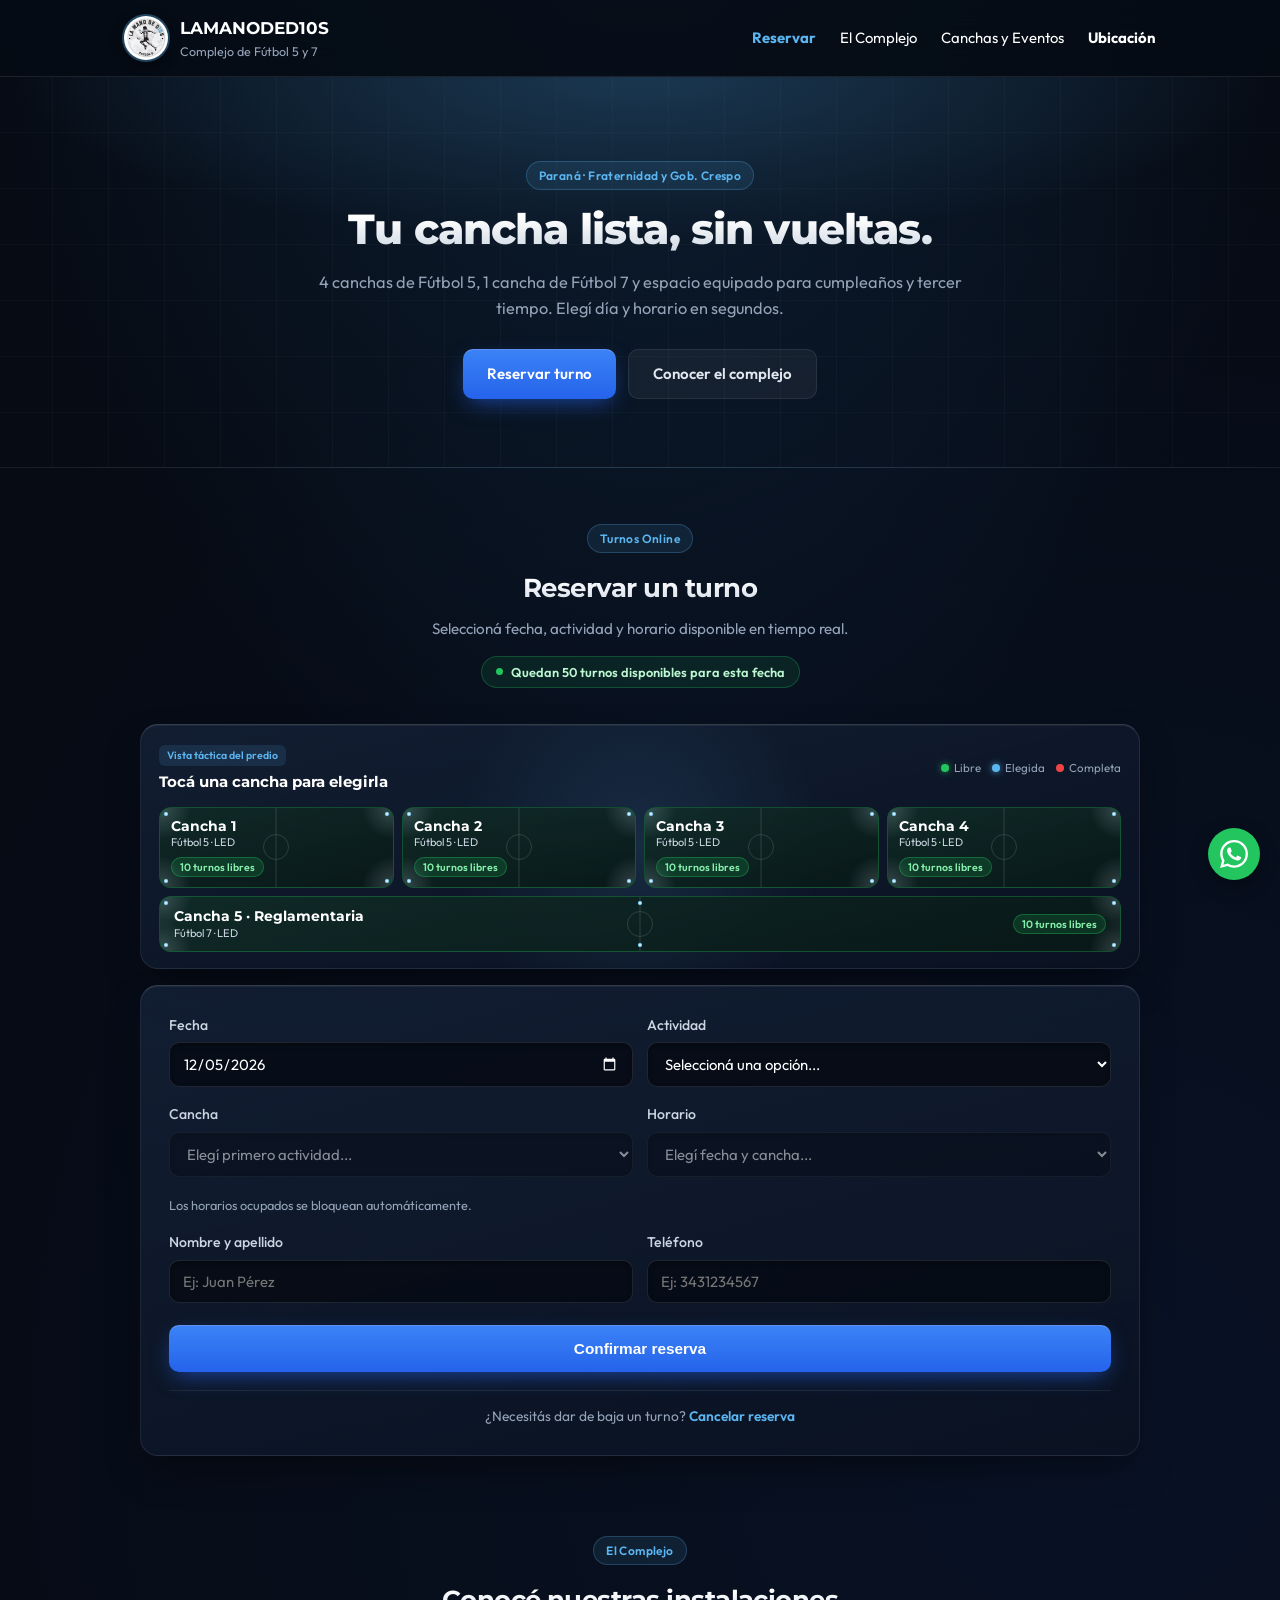
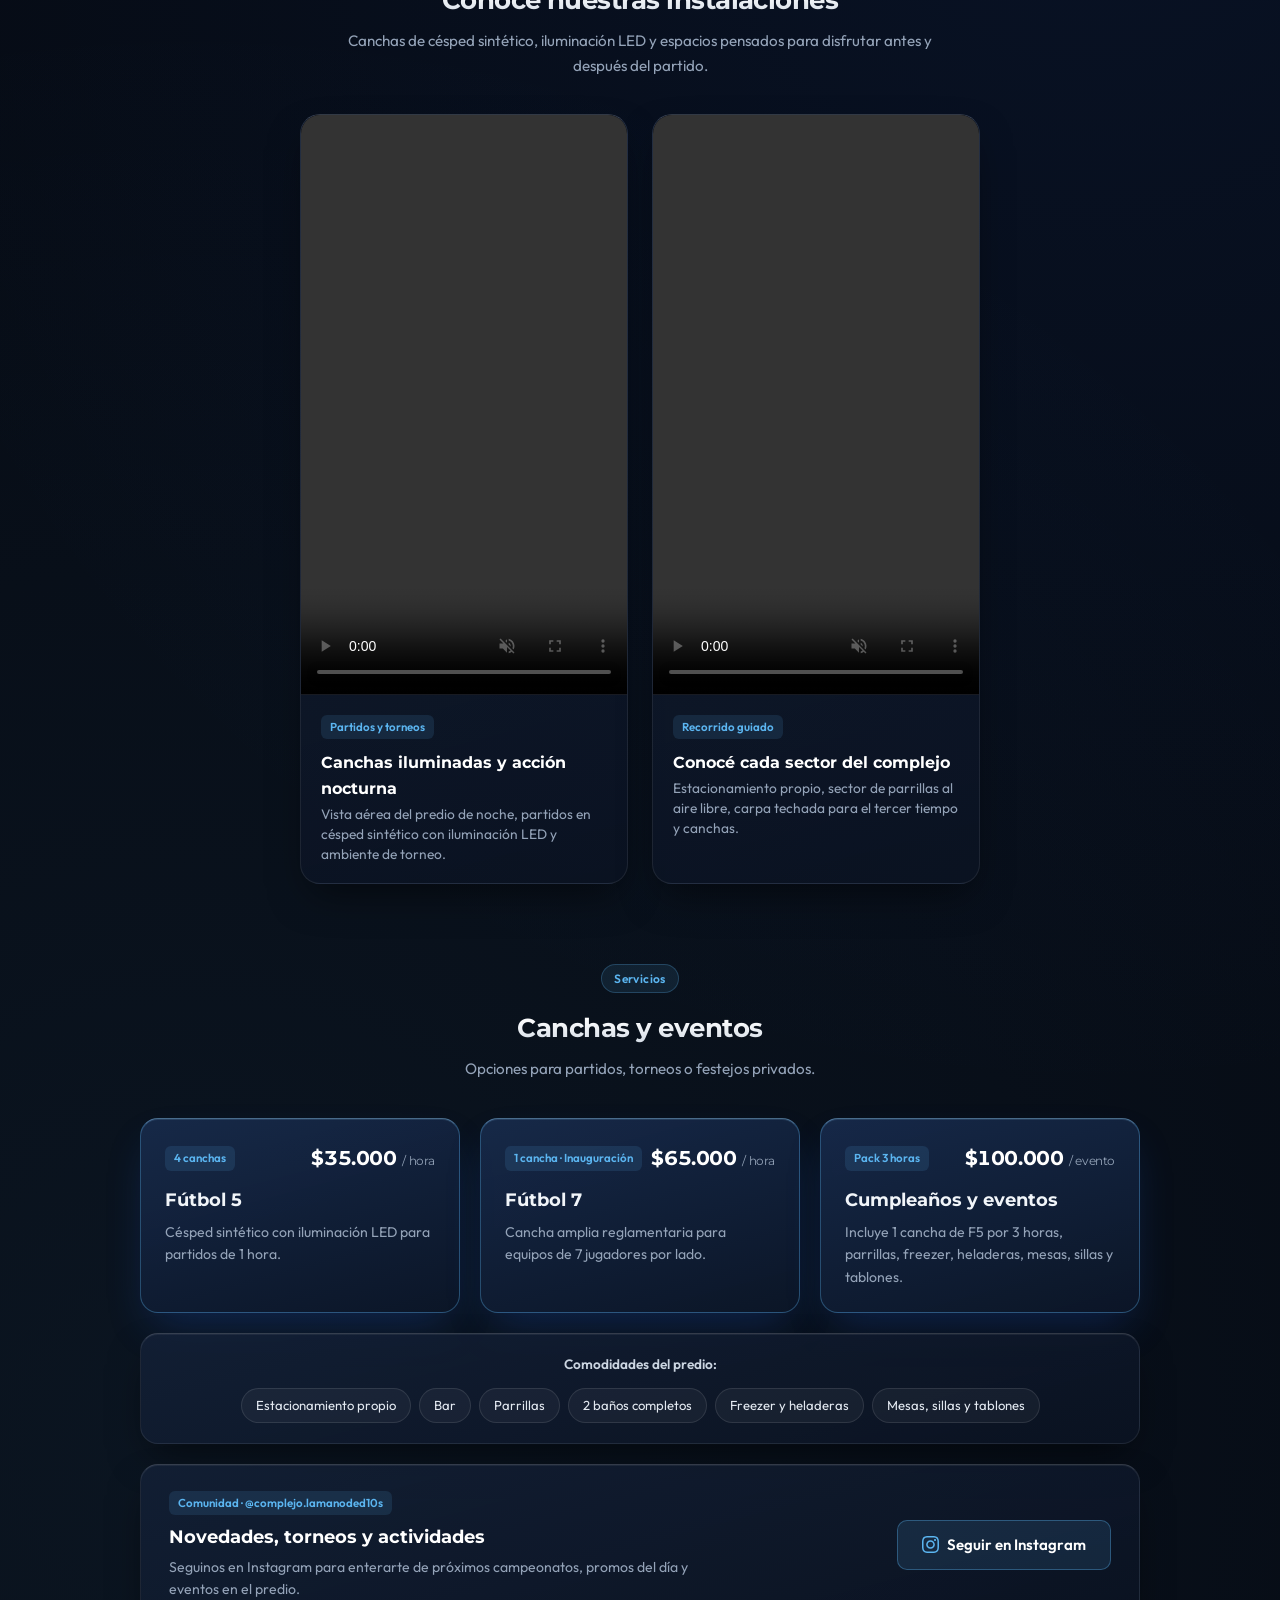
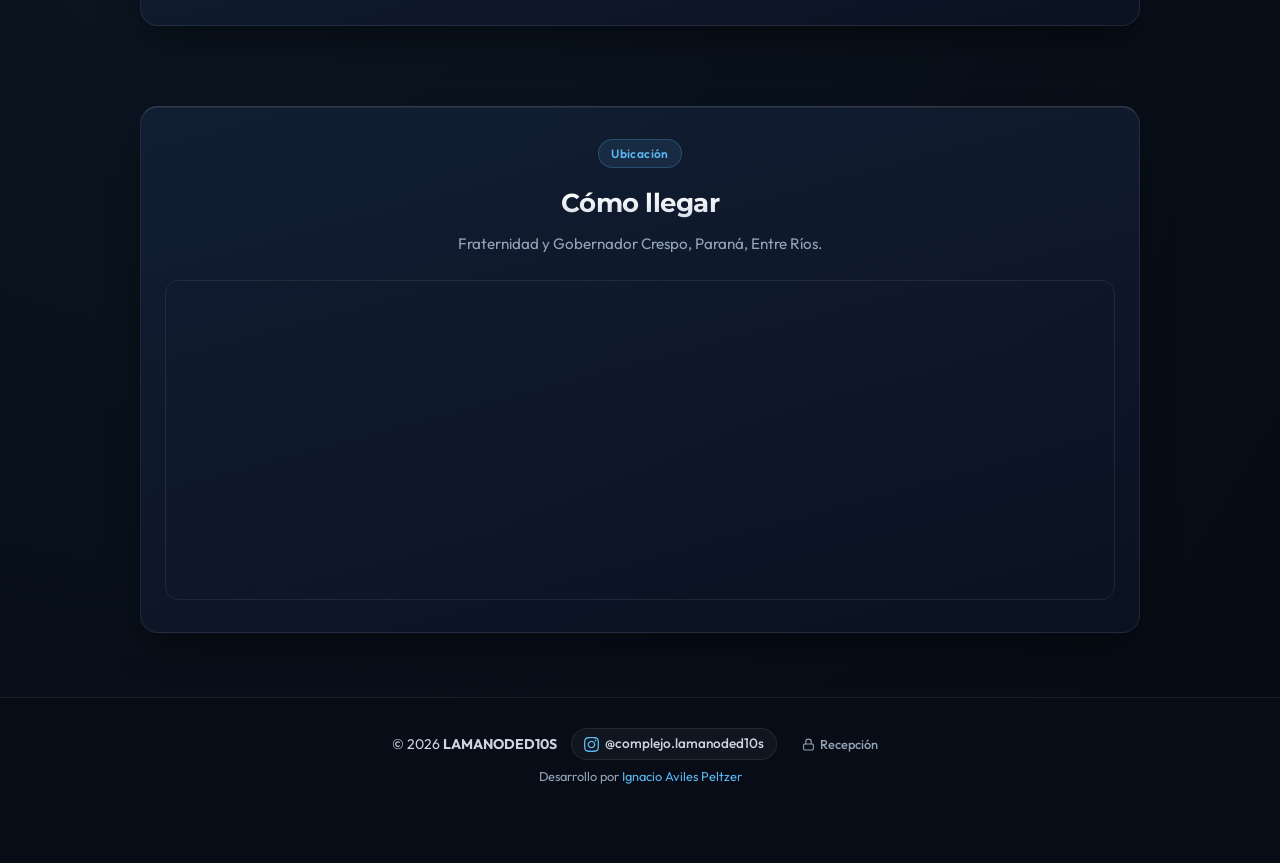
<file: index.html>
<!DOCTYPE html>
<html lang="es">
<head>
  <meta charset="UTF-8">
  <meta name="viewport" content="width=device-width, initial-scale=1.0">
  <title>LAMANODED10S — Complejo de Fútbol 5 y 7</title>

  <!-- VISTA PREVIA AL COMPARTIR EL ENLACE (WHATSAPP / INSTAGRAM) -->
  <meta name="description" content="Reservá online tu cancha de Fútbol 5, Fútbol 7 o festejá tu cumpleaños en LAMANODED10S (Fraternidad y Gob. Crespo, Paraná).">
  <meta property="og:title" content="LAMANODED10S — Reservas Online de Fútbol 5 y 7">
  <meta property="og:description" content="Elegí día, cancha y horario en segundos. 4 canchas F5, 1 cancha F7, parrillas y tercer tiempo en Paraná.">
  <meta property="og:image" content="logo.jpg">
  <meta property="og:type" content="website">
  <meta name="twitter:card" content="summary">

  <link rel="icon" type="image/jpeg" href="logo.jpg">
  <link rel="preconnect" href="https://fonts.googleapis.com">
  <link rel="preconnect" href="https://fonts.gstatic.com" crossorigin>
  <link href="https://fonts.googleapis.com/css2?family=Montserrat:wght@600;700;800&family=Outfit:wght@400;500;600;700&display=swap" rel="stylesheet">
  
  <link rel="stylesheet" href="styles.css?v=45">
</head>
<body>

  <!-- ENCABEZADO -->
  <header class="main-header">
    <div class="nav-container">
      <a href="#" class="brand-logo" aria-label="Volver al inicio de LAMANODED10S">
        <img src="logo.jpg" alt="LAMANODED10S" class="logo-img" onerror="this.style.display='none'">
        <div class="brand-text">
          <h1>LAMANODED10S</h1>
          <span>Complejo de Fútbol 5 y 7</span>
        </div>
      </a>
      
      <button class="menu-toggle" aria-label="Abrir menú">
        <span></span><span></span><span></span>
      </button>
      
      <nav class="nav-menu">
        <a href="#reservas" class="nav-link" style="font-weight: 700; color: var(--accent);">Reservar</a>
        <a href="#galeria" class="nav-link">El Complejo</a>
        <a href="#deportes" class="nav-link">Canchas y Eventos</a>
        <a href="#ubicacion" class="nav-link">Ubicación</a>
      </nav>
    </div>
  </header>

  <!-- PORTADA SERENA Y DIRECTA -->
  <section class="hero-section">
    <div class="hero-content reveal">
      <span class="tag">Paraná · Fraternidad y Gob. Crespo</span>
      <h2>Tu cancha lista, sin vueltas.</h2>
      <p class="hero-desc">4 canchas de Fútbol 5, 1 cancha de Fútbol 7 y espacio equipado para cumpleaños y tercer tiempo. Elegí día y horario en segundos.</p>
      <div class="hero-actions">
        <a href="#reservas" class="btn btn-primary">Reservar turno</a>
        <a href="#galeria" class="btn btn-secondary">Conocer el complejo</a>
      </div>
    </div>
  </section>

  <!-- CONTENIDO PRINCIPAL -->
  <main class="container">

    <!-- SECCIÓN 1: RESERVAS -->
    <section class="section reservation-section scroll-margin" id="reservas">
      <div class="section-title reveal">
        <span class="tag" id="config-subtitulo">Turnos Online</span>
        <h3 id="config-titulo">Reservar un turno</h3>
        <p>Seleccioná fecha, actividad y horario disponible en tiempo real.</p>
        <div class="live-slots-pill" id="liveAvailabilityBadge">
          <span class="live-dot"></span> Consultando disponibilidad...
        </div>
      </div>

      <div class="grid-reservation">
        <!-- MAPA INTERACTIVO DE CANCHAS DEL PREDIO -->
        <div class="pitch-blueprint glass-effect reveal" id="pitchBlueprint">
          <div class="pitch-blueprint-header">
            <div>
              <span class="sport-badge" style="margin-bottom: 4px;">Vista táctica del predio</span>
              <h4>Tocá una cancha para elegirla</h4>
            </div>
            <div class="pitch-legend">
              <span><i class="dot-free"></i> Libre</span>
              <span><i class="dot-selected"></i> Elegida</span>
              <span><i class="dot-busy"></i> Completa</span>
            </div>
          </div>

          <div class="pitch-complex-grid">
            <!-- 4 Canchas Fútbol 5 -->
            <button type="button" class="pitch-unit" data-cancha="Cancha 1 (Fútbol 5)" data-tipo="Fútbol 5">
              <div class="pitch-markings">
                <span class="pitch-center-circle"></span>
                <span class="pitch-half-line"></span>
              </div>
              <div class="pitch-label">
                <strong>Cancha 1</strong>
                <small>Fútbol 5 · LED</small>
              </div>
              <span class="pitch-status-tag">Disponible</span>
            </button>

            <button type="button" class="pitch-unit" data-cancha="Cancha 2 (Fútbol 5)" data-tipo="Fútbol 5">
              <div class="pitch-markings">
                <span class="pitch-center-circle"></span>
                <span class="pitch-half-line"></span>
              </div>
              <div class="pitch-label">
                <strong>Cancha 2</strong>
                <small>Fútbol 5 · LED</small>
              </div>
              <span class="pitch-status-tag">Disponible</span>
            </button>

            <button type="button" class="pitch-unit" data-cancha="Cancha 3 (Fútbol 5)" data-tipo="Fútbol 5">
              <div class="pitch-markings">
                <span class="pitch-center-circle"></span>
                <span class="pitch-half-line"></span>
              </div>
              <div class="pitch-label">
                <strong>Cancha 3</strong>
                <small>Fútbol 5 · LED</small>
              </div>
              <span class="pitch-status-tag">Disponible</span>
            </button>

            <button type="button" class="pitch-unit" data-cancha="Cancha 4 (Fútbol 5)" data-tipo="Fútbol 5">
              <div class="pitch-markings">
                <span class="pitch-center-circle"></span>
                <span class="pitch-half-line"></span>
              </div>
              <div class="pitch-label">
                <strong>Cancha 4</strong>
                <small>Fútbol 5 · LED</small>
              </div>
              <span class="pitch-status-tag">Disponible</span>
            </button>

            <!-- Cancha 5 Fútbol 7 (ancho completo abajo) -->
            <button type="button" class="pitch-unit pitch-f7" data-cancha="Cancha 5 (Fútbol 7)" data-tipo="Fútbol 7">
              <div class="pitch-markings">
                <span class="pitch-center-circle"></span>
                <span class="pitch-half-line"></span>
              </div>
              <div class="pitch-label">
                <strong>Cancha 5 · Reglamentaria</strong>
                <small>Fútbol 7 · LED</small>
              </div>
              <span class="pitch-status-tag">Disponible</span>
            </button>
          </div>
        </div>
        <div class="form-container glass-effect reveal delay-1">
          <form id="reservationForm">
            <div class="form-group-row">
              <div class="form-group">
                <label for="fecha">Fecha</label>
                <input type="date" id="fecha" name="fecha" required>
              </div>
              <div class="form-group">
                <label for="deporte">Actividad</label>
                <select id="deporte" name="deporte" required>
                  <option value="">Cargando...</option>
                </select>
              </div>
            </div>

            <div class="sena-cumple-box" id="senaCumpleBox" style="display: none;">
              <p>Seña requerida: <strong id="senaCumpleResumen"></strong></p>
              <p id="datosTransferenciaSena"></p>
              <label class="sena-cumple-confirmation" for="confirmacionSenaCumple">
                <input type="checkbox" id="confirmacionSenaCumple" name="confirmacionSenaCumple">
                <span>Adjuntaré o envié el comprobante de seña del <span id="senaCumplePorcentaje"></span> por WhatsApp</span>
              </label>
            </div>

            <div class="form-group-row">
              <div class="form-group">
                <label for="cancha">Cancha</label>
                <select id="cancha" name="cancha" required disabled>
                  <option value="">Elegí primero actividad...</option>
                </select>
              </div>
              <div class="form-group">
                <label for="horario">Horario</label>
                <select id="horario" name="horario" required disabled>
                  <option value="">Elegí fecha y cancha...</option>
                </select>
              </div>
            </div>
            <span class="input-note" id="horarioNote">Los horarios ocupados se bloquean automáticamente.</span>

            <div class="form-group-row" style="margin-top: 16px;">
              <div class="form-group">
                <label for="nombre">Nombre y apellido</label>
                <input
                  type="text"
                  id="nombre"
                  name="nombre"
                  placeholder="Ej: Juan Pérez"
                  pattern="[A-Za-zÁÉÍÓÚÜÑáéíóúüñ\s]+"
                  title="Ingresá solo letras y espacios"
                  autocomplete="name"
                  required
                >
              </div>
              <div class="form-group">
                <label for="telefono">Teléfono</label>
                <input
                  type="tel"
                  id="telefono"
                  name="telefono"
                  placeholder="Ej: 3431234567"
                  inputmode="numeric"
                  pattern="[0-9]{8,15}"
                  maxlength="15"
                  title="Ingresá solo números (entre 8 y 15 dígitos)"
                  autocomplete="tel"
                  required
                >
              </div>
            </div>

            <button type="submit" class="btn btn-submit" id="btnSubmit">
              <span class="btn-text">Confirmar reserva</span>
              <div class="loader" id="submitLoader"></div>
            </button>
          </form>

          <div id="statusBox" class="status-box" style="display: none;"></div>

          <div class="cancel-link-box">
            ¿Necesitás dar de baja un turno? <a href="cancelar.html">Cancelar reserva</a>
          </div>
        </div>
      </div>
    </section>

    <!-- SECCIÓN 2: PRESENTACIÓN EN VIDEO (2 COLUMNAS VERTICALES 9:16) -->
    <section class="section media-section scroll-margin" id="galeria">
      <div class="section-title reveal">
        <span class="tag">El Complejo</span>
        <h3>Conocé nuestras instalaciones</h3>
        <p>Canchas de césped sintético, iluminación LED y espacios pensados para disfrutar antes y después del partido.</p>
      </div>

     <div class="videos-showcase reveal delay-1">
        <!-- Video 1 -->
        <div class="video-card glass-effect">
          <div class="video-wrapper">
            <video autoplay muted loop playsinline controls preload="auto">
              <source src="https://res.cloudinary.com/ibtc6ufo/video/upload/v1794845587/video_1.mp4" type="video/mp4">
            </video>
          </div>
          <div class="video-info">
            <span class="sport-badge">Partidos y torneos</span>
            <h4>Canchas iluminadas y acción nocturna</h4>
            <p>Vista aérea del predio de noche, partidos en césped sintético con iluminación LED y ambiente de torneo.</p>
          </div>
        </div>

        <!-- Video 2 -->
        <div class="video-card glass-effect">
          <div class="video-wrapper">
            <video autoplay muted loop playsinline controls preload="auto">
              <source src="https://res.cloudinary.com/ibtc6ufo/video/upload/v1794845585/video_2.mp4" type="video/mp4">
            </video>
          </div>
          <div class="video-info">
            <span class="sport-badge">Recorrido guiado</span>
            <h4>Conocé cada sector del complejo</h4>
            <p>Estacionamiento propio, sector de parrillas al aire libre, carpa techada para el tercer tiempo y canchas.</p>
          </div>
        </div>
      </div>
    </section>

    <!-- SECCIÓN 3: CANCHAS, EVENTOS Y COMODIDADES -->
    <section class="section scroll-margin" id="deportes">
      <div class="section-title reveal">
        <span class="tag">Servicios</span>
        <h3>Canchas y eventos</h3>
        <p>Opciones para partidos, torneos o festejos privados.</p>
      </div>

      <div class="sports-grid reveal delay-1">
        <div class="sport-card glass-effect highlight-card">
          <div class="sport-card-top">
            <span class="sport-badge">4 canchas</span>
            <span class="sport-price">$35.000 <small>/ hora</small></span>
          </div>
          <h4>Fútbol 5</h4>
          <p>Césped sintético con iluminación LED para partidos de 1 hora.</p>
        </div>

        <div class="sport-card glass-effect highlight-card">
          <div class="sport-card-top">
            <span class="sport-badge">1 cancha · Inauguración</span>
            <span class="sport-price">$65.000 <small>/ hora</small></span>
          </div>
          <h4>Fútbol 7</h4>
          <p>Cancha amplia reglamentaria para equipos de 7 jugadores por lado.</p>
        </div>

        <div class="sport-card glass-effect highlight-card">
          <div class="sport-card-top">
            <span class="sport-badge">Pack 3 horas</span>
            <span class="sport-price">$100.000 <small>/ evento</small></span>
          </div>
          <h4>Cumpleaños y eventos</h4>
          <p>Incluye 1 cancha de F5 por 3 horas, parrillas, freezer, heladeras, mesas, sillas y tablones.</p>
        </div>
      </div>

      <!-- Comodidades en formato limpio tipo etiquetas -->
      <div class="amenities-bar glass-effect reveal delay-2">
        <span class="amenities-label">Comodidades del predio:</span>
        <div class="amenities-pills">
          <span class="amenity-pill">Estacionamiento propio</span>
          <span class="amenity-pill">Bar</span>
          <span class="amenity-pill">Parrillas</span>
          <span class="amenity-pill">2 baños completos</span>
          <span class="amenity-pill">Freezer y heladeras</span>
          <span class="amenity-pill">Mesas, sillas y tablones</span>
        </div>
      </div>

      <!-- Invitación a Instagram -->
      <div class="instagram-banner glass-effect reveal delay-2">
        <div class="instagram-banner-text">
          <span class="sport-badge">Comunidad · @complejo.lamanoded10s</span>
          <h4>Novedades, torneos y actividades</h4>
          <p>Seguinos en Instagram para enterarte de próximos campeonatos, promos del día y eventos en el predio.</p>
        </div>
        <a href="https://www.instagram.com/complejo.lamanoded10s/" target="_blank" rel="noopener noreferrer" class="btn btn-instagram">
          <svg viewBox="0 0 24 24" aria-hidden="true"><path d="M12 2.163c3.204 0 3.584.012 4.85.07 3.252.148 4.771 1.691 4.919 4.919.058 1.265.069 1.645.069 4.849 0 3.205-.012 3.584-.069 4.849-.149 3.225-1.664 4.771-4.919 4.919-1.266.058-1.644.07-4.85.07-3.204 0-3.584-.012-4.849-.07-3.26-.149-4.771-1.699-4.919-4.92-.058-1.265-.07-1.644-.07-4.849 0-3.204.013-3.583.07-4.849.149-3.227 1.664-4.771 4.919-4.919 1.266-.057 1.645-.069 4.849-.069zm0-2.163c-3.259 0-3.667.014-4.947.072-4.358.2-6.78 2.618-6.98 6.98-.059 1.281-.073 1.689-.073 4.948 0 3.259.014 3.668.072 4.948.2 4.358 2.618 6.78 6.98 6.98 1.281.058 1.689.072 4.948.072 3.259 0 3.668-.014 4.948-.072 4.354-.2 6.782-2.618 6.979-6.98.059-1.28.073-1.689.073-4.948 0-3.259-.014-3.667-.072-4.947-.196-4.354-2.617-6.78-6.979-6.98-1.281-.059-1.69-.073-4.949-.073zm0 5.838c-3.403 0-6.162 2.759-6.162 6.162s2.759 6.163 6.162 6.163 6.162-2.759 6.162-6.163c0-3.403-2.759-6.162-6.162-6.162zm0 10.162c-2.209 0-4-1.79-4-4 0-2.209 1.791-4 4-4s4 1.791 4 4c0 2.21-1.791 4-4 4zm6.406-11.845c-.796 0-1.441.645-1.441 1.44s.645 1.44 1.441 1.44c.795 0 1.439-.645 1.439-1.44s-.644-1.44-1.439-1.44z"/></svg>
          Seguir en Instagram
        </a>
      </div>
    </section>

    <!-- SECCIÓN 4: UBICACIÓN -->
    <section class="section location-section glass-effect reveal delay-1" id="ubicacion" style="margin-bottom: 0;">
      <div class="section-title" style="margin-bottom: 24px;">
        <span class="tag">Ubicación</span>
        <h3>Cómo llegar</h3>
        <p>Fraternidad y Gobernador Crespo, Paraná, Entre Ríos.</p>
      </div>
      <div class="map-container">
        <iframe src="https://www.google.com/maps/embed?pb=!1m18!1m12!1m3!1d3392.5186835165846!2d-60.5054743!3d-31.7513364!2m3!1f0!2f0!3f0!3m2!1i1024!2i768!4f13.1!3m3!1m2!1s0x95b4528189856a49%3A0xda59c6fb25c34594!2sFraternidad%20%26%20Gdor.%20Crespo%2C%20Paran%C3%A1%2C%20Entre%20R%C3%ADos!5e0!3m2!1ses-419!2sar!4v1700000000000!5m2!1ses-419!2sar" allowfullscreen="" loading="lazy" referrerpolicy="no-referrer-when-downgrade"></iframe>
      </div>
    </section>

  </main>

  <!-- Botón Flotante de WhatsApp -->
  <a href="#" target="_blank" rel="noopener noreferrer" class="whatsapp-float" aria-label="Contactar por WhatsApp">
    <svg viewBox="0 0 24 24" style="width:28px; height:28px; fill:#fff;"><path d="M17.472 14.382c-.297-.149-1.758-.867-2.03-.967-.273-.099-.471-.148-.67.15-.197.297-.767.966-.94 1.164-.173.199-.347.223-.644.075-.297-.15-1.255-.463-2.39-1.475-.883-.788-1.48-1.761-1.653-2.059-.173-.297-.018-.458.13-.606.134-.133.298-.347.446-.52.149-.174.198-.298.298-.497.099-.198.05-.371-.025-.52-.075-.149-.669-1.612-.916-2.207-.242-.579-.487-.5-.669-.51a12.8 12.8 0 0 0-.57-.01c-.198 0-.52.074-.792.372-.272.297-1.04 1.016-1.04 2.479 0 1.462 1.065 2.875 1.213 3.074.149.198 2.096 3.2 5.077 4.487.709.306 1.262.489 1.694.625.712.227 1.36.195 1.871.118.571-.085 1.758-.719 2.006-1.413.248-.694.248-1.289.173-1.413-.074-.124-.272-.198-.57-.347m-5.421 7.403h-.004a9.87 9.87 0 0 1-5.031-1.378l-.361-.214-3.741.982.998-3.648-.235-.374a9.86 9.86 0 0 1-1.51-5.26c.001-5.45 4.436-9.884 9.888-9.884 2.64 0 5.122 1.03 6.988 2.898a9.825 9.825 0 0 1 2.893 6.994c-.003 5.45-4.437 9.884-9.885 9.884m8.413-18.297A11.815 11.815 0 0 0 12.05 0C5.495 0 .16 5.335.157 11.892c0 2.096.547 4.142 1.588 5.945L.057 24l6.305-1.654a11.882 11.882 0 0 0 5.683 1.448h.005c6.554 0 11.89-5.335 11.893-11.893a11.821 11.821 0 0 0-3.48-8.413Z"/></svg>
  </a>

  <!-- FOOTER -->
  <footer class="site-footer">
    <div class="footer-content">
      <div class="footer-top">
        <p class="footer-brand">© 2026 <strong>LAMANODED10S</strong></p>
        <a href="https://www.instagram.com/complejo.lamanoded10s/" target="_blank" rel="noopener noreferrer" class="footer-instagram" aria-label="Instagram de LAMANODED10S">
          <svg viewBox="0 0 24 24" aria-hidden="true"><path d="M12 2.163c3.204 0 3.584.012 4.85.07 3.252.148 4.771 1.691 4.919 4.919.058 1.265.069 1.645.069 4.849 0 3.205-.012 3.584-.069 4.849-.149 3.225-1.664 4.771-4.919 4.919-1.266.058-1.644.07-4.85.07-3.204 0-3.584-.012-4.849-.07-3.26-.149-4.771-1.699-4.919-4.92-.058-1.265-.07-1.644-.07-4.849 0-3.204.013-3.583.07-4.849.149-3.227 1.664-4.771 4.919-4.919 1.266-.057 1.645-.069 4.849-.069zm0-2.163c-3.259 0-3.667.014-4.947.072-4.358.2-6.78 2.618-6.98 6.98-.059 1.281-.073 1.689-.073 4.948 0 3.259.014 3.668.072 4.948.2 4.358 2.618 6.78 6.98 6.98 1.281.058 1.689.072 4.948.072 3.259 0 3.668-.014 4.948-.072 4.354-.2 6.782-2.618 6.979-6.98.059-1.28.073-1.689.073-4.948 0-3.259-.014-3.667-.072-4.947-.196-4.354-2.617-6.78-6.979-6.98-1.281-.059-1.69-.073-4.949-.073zm0 5.838c-3.403 0-6.162 2.759-6.162 6.162s2.759 6.163 6.162 6.163 6.162-2.759 6.162-6.163c0-3.403-2.759-6.162-6.162-6.162zm0 10.162c-2.209 0-4-1.79-4-4 0-2.209 1.791-4 4-4s4 1.791 4 4c0 2.21-1.791 4-4 4zm6.406-11.845c-.796 0-1.441.645-1.441 1.44s.645 1.44 1.441 1.44c.795 0 1.439-.645 1.439-1.44s-.644-1.44-1.439-1.44z"/></svg>
          @complejo.lamanoded10s
        </a>
        <a href="ingreso.html" class="footer-staff-link" aria-label="Acceso para Recepción">
          <svg viewBox="0 0 24 24" fill="none" stroke="currentColor" stroke-width="2" stroke-linecap="round" stroke-linejoin="round" aria-hidden="true">
            <rect x="3" y="11" width="18" height="11" rx="2" ry="2"></rect>
            <path d="M7 11V7a5 5 0 0 1 10 0v4"></path>
          </svg>
          Recepción
        </a>
      </div>
      <p class="dev-credits">
        Desarrollo por <a href="https://github.com/nachoaviles09" target="_blank" rel="noopener noreferrer">Ignacio Aviles Peltzer</a>
      </p>
    </div>
  </footer>

  <script src="config.js?v=10"></script>
  <script src="app.js?v=45"></script>
</body>
</html>
</file>
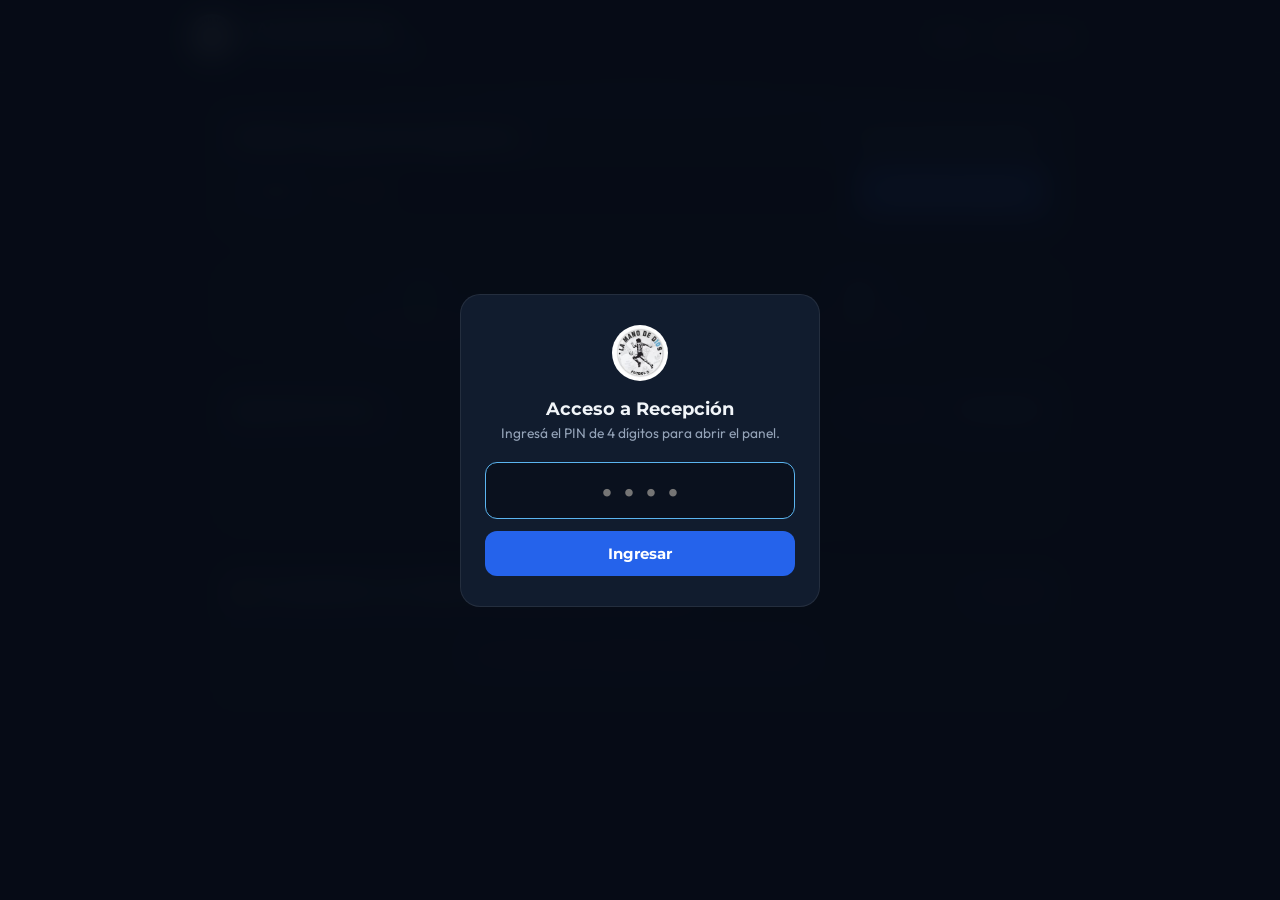
<file: ingreso.html>
<!DOCTYPE html>
<html lang="es">
<head>
  <meta charset="UTF-8">
  <meta name="viewport" content="width=device-width, initial-scale=1.0">
  <title>Control de Acceso — LAMANODED10S</title>
  <link rel="icon" type="image/jpeg" href="logo.jpg">
  <link rel="preconnect" href="https://fonts.googleapis.com">
  <link rel="preconnect" href="https://fonts.gstatic.com" crossorigin>
  <link href="https://fonts.googleapis.com/css2?family=Montserrat:wght@600;700;800&family=Outfit:wght@400;500;600;700&display=swap" rel="stylesheet">
  <style>
    :root {
      --bg-dark: #0a111e;
      --surface: #111c2e;
      --accent: #5bb5f0;
      --accent-btn: #2563eb;
      --accent-btn-hover: #1d4ed8;
      --text-main: #f1f5f9;
      --text-muted: #94a3b8;
      --border: rgba(255, 255, 255, 0.08);
      --green: #22c55e;
      --green-bg: rgba(34, 197, 94, 0.14);
      --amber: #f59e0b;
      --amber-bg: rgba(245, 158, 11, 0.14);
      --red: #ef4444;
      --red-bg: rgba(239, 68, 68, 0.14);
    }

    * {
      margin: 0;
      padding: 0;
      box-sizing: border-box;
    }

    body {
      font-family: 'Outfit', sans-serif;
      background-color: var(--bg-dark);
      background-image: radial-gradient(circle at 50% 0%, rgba(37, 99, 235, 0.12), transparent 55%);
      color: var(--text-main);
      min-height: 100vh;
      padding-bottom: 40px;
    }

    /* PANTALLA DE BLOQUEO POR PIN */
    .pin-overlay {
      position: fixed;
      inset: 0;
      z-index: 2000;
      background: rgba(7, 12, 22, 0.96);
      backdrop-filter: blur(14px);
      display: flex;
      align-items: center;
      justify-content: center;
      padding: 20px;
    }

    .pin-overlay.hidden {
      display: none;
    }

    .pin-card {
      width: 100%;
      max-width: 360px;
      background: var(--surface);
      border: 1px solid var(--border);
      border-radius: 20px;
      padding: 30px 24px;
      text-align: center;
    }

    .pin-card.shake {
      animation: shake 0.35s ease;
    }

    @keyframes shake {
      0%, 100% { transform: translateX(0); }
      25% { transform: translateX(-8px); }
      75% { transform: translateX(8px); }
    }

    .pin-logo {
      width: 56px;
      height: 56px;
      border-radius: 50%;
      object-fit: cover;
      background: #fff;
      border: 2px solid rgba(255, 255, 255, 0.25);
      margin-bottom: 12px;
    }

    .pin-card h2 {
      font-family: 'Montserrat', sans-serif;
      font-size: 1.15rem;
      font-weight: 700;
      margin-bottom: 4px;
    }

    .pin-card p {
      font-size: 0.86rem;
      color: var(--text-muted);
      margin-bottom: 20px;
    }

    .pin-input {
      width: 100%;
      background: var(--bg-dark);
      border: 1.5px solid rgba(91, 181, 240, 0.35);
      border-radius: 12px;
      color: #ffffff;
      font-family: 'Montserrat', sans-serif;
      font-size: 1.6rem;
      font-weight: 800;
      letter-spacing: 12px;
      text-align: center;
      padding: 12px 10px 12px 22px;
      outline: none;
      margin-bottom: 12px;
    }

    .pin-input:focus {
      border-color: var(--accent);
    }

    .pin-error {
      display: none;
      font-size: 0.82rem;
      color: #fca5a5;
      margin-bottom: 12px;
    }

    .pin-btn {
      width: 100%;
      padding: 13px;
      border: none;
      border-radius: 12px;
      background: var(--accent-btn);
      color: #ffffff;
      font-family: 'Montserrat', sans-serif;
      font-weight: 700;
      font-size: 0.94rem;
      cursor: pointer;
    }

    .pin-btn:hover {
      background: var(--accent-btn-hover);
    }

    /* TOPBAR */
    .topbar {
      background: rgba(10, 17, 30, 0.92);
      border-bottom: 1px solid var(--border);
      padding: 14px 20px;
      position: sticky;
      top: 0;
      z-index: 100;
      backdrop-filter: blur(12px);
    }

    .topbar-inner {
      max-width: 900px;
      margin: 0 auto;
      display: flex;
      justify-content: space-between;
      align-items: center;
      gap: 12px;
    }

    .brand {
      display: flex;
      align-items: center;
      gap: 12px;
    }

    .brand img {
      width: 44px;
      height: 44px;
      border-radius: 50%;
      background: #fff;
      border: 1.5px solid rgba(255, 255, 255, 0.25);
      object-fit: cover;
    }

    .brand h1 {
      font-family: 'Montserrat', sans-serif;
      font-size: 1.08rem;
      font-weight: 700;
      color: #ffffff;
    }

    .brand span {
      font-size: 0.78rem;
      color: var(--accent);
      font-weight: 600;
      display: block;
    }

    .btn-lock {
      background: rgba(255, 255, 255, 0.05);
      border: 1px solid var(--border);
      color: var(--text-muted);
      padding: 7px 12px;
      border-radius: 8px;
      font-size: 0.8rem;
      font-weight: 600;
      cursor: pointer;
      transition: color 0.2s, border-color 0.2s;
    }

    .btn-lock:hover {
      color: #ffffff;
      border-color: rgba(255, 255, 255, 0.2);
    }

    .container {
      max-width: 900px;
      margin: 26px auto 0;
      padding: 0 18px;
    }

    /* PANEL VALIDADOR */
    .validator-card {
      background: var(--surface);
      border: 1px solid var(--border);
      border-radius: 18px;
      padding: 24px;
      margin-bottom: 20px;
    }

    .validator-header {
      display: flex;
      justify-content: space-between;
      align-items: center;
      flex-wrap: wrap;
      gap: 10px;
      margin-bottom: 16px;
    }

    .validator-header h2 {
      font-family: 'Montserrat', sans-serif;
      font-size: 1.2rem;
      font-weight: 700;
    }

    .live-badge {
      display: inline-flex;
      align-items: center;
      gap: 7px;
      font-size: 0.76rem;
      color: var(--accent);
      background: rgba(91, 181, 240, 0.1);
      border: 1px solid rgba(91, 181, 240, 0.25);
      padding: 4px 12px;
      border-radius: 999px;
      font-weight: 600;
    }

    .pulse-dot {
      width: 7px;
      height: 7px;
      border-radius: 50%;
      background: var(--green);
      animation: pulse 1.8s infinite;
    }

    @keyframes pulse {
      0%, 100% { opacity: 1; }
      50% { opacity: 0.35; }
    }

    .input-row {
      display: flex;
      gap: 12px;
    }

    .code-input-wrap {
      flex: 1;
      display: flex;
      align-items: center;
      background: var(--bg-dark);
      border: 1.5px solid rgba(91, 181, 240, 0.35);
      border-radius: 12px;
      padding: 0 14px;
    }

    .code-prefix {
      font-family: 'Montserrat', sans-serif;
      font-weight: 800;
      color: var(--accent);
      font-size: 1.05rem;
      margin-right: 6px;
      user-select: none;
    }

    .code-input-wrap input {
      width: 100%;
      background: transparent;
      border: none;
      color: #fff;
      font-family: 'Montserrat', sans-serif;
      font-size: 1.15rem;
      font-weight: 700;
      padding: 13px 4px;
      outline: none;
      text-transform: uppercase;
    }

    .btn-validate {
      padding: 0 24px;
      border: none;
      border-radius: 12px;
      background: var(--accent-btn);
      color: #fff;
      font-family: 'Montserrat', sans-serif;
      font-weight: 700;
      font-size: 0.94rem;
      cursor: pointer;
      transition: background-color 0.2s;
      white-space: nowrap;
    }

    .btn-validate:hover:not(:disabled) {
      background: var(--accent-btn-hover);
    }

    .btn-validate:disabled {
      opacity: 0.6;
      cursor: not-allowed;
    }

    .result-banner {
      display: none;
      margin-top: 16px;
      padding: 14px 16px;
      border-radius: 12px;
      border: 1px solid transparent;
    }

    .result-banner.ok {
      display: block;
      background: var(--green-bg);
      border-color: var(--green);
      color: #dcfce7;
    }

    .result-banner.warning {
      display: block;
      background: var(--amber-bg);
      border-color: var(--amber);
      color: #fef3c7;
    }

    .result-banner.conflict,
    .result-banner.error {
      display: block;
      background: var(--red-bg);
      border-color: var(--red);
      color: #fee2e2;
    }

    .result-banner strong {
      display: block;
      font-size: 1rem;
      margin-bottom: 3px;
    }

    .result-banner span {
      font-size: 0.88rem;
      opacity: 0.92;
    }

    /* CONTADORES DEL DÍA */
    .stats-grid {
      display: grid;
      grid-template-columns: repeat(2, 1fr);
      gap: 14px;
      margin-bottom: 20px;
    }

    .stat-box {
      background: var(--surface);
      border: 1px solid var(--border);
      border-radius: 16px;
      padding: 18px;
      text-align: center;
    }

    .stat-num {
      font-family: 'Montserrat', sans-serif;
      font-size: 1.85rem;
      font-weight: 800;
      line-height: 1.1;
      margin-bottom: 4px;
    }

    .stat-box.green .stat-num { color: var(--green); }
    .stat-box.amber .stat-num { color: var(--accent); }

    .stat-label {
      font-size: 0.84rem;
      color: var(--text-muted);
      font-weight: 500;
    }

    /* AGENDA DEL DÍA Y SEÑAS PENDIENTES */
    .agenda-card {
      background: var(--surface);
      border: 1px solid var(--border);
      border-radius: 18px;
      padding: 22px;
    }

    .agenda-top {
      display: flex;
      justify-content: space-between;
      align-items: center;
      flex-wrap: wrap;
      gap: 10px;
      margin-bottom: 16px;
    }

    .agenda-top h3 {
      font-family: 'Montserrat', sans-serif;
      font-size: 1.1rem;
      font-weight: 700;
    }

    .sync-info {
      display: flex;
      align-items: center;
      gap: 10px;
      font-size: 0.8rem;
      color: var(--text-muted);
    }

    .btn-refresh {
      background: rgba(91, 181, 240, 0.12);
      border: 1px solid rgba(91, 181, 240, 0.3);
      color: var(--accent);
      padding: 6px 12px;
      border-radius: 8px;
      font-size: 0.8rem;
      font-weight: 600;
      cursor: pointer;
    }

    .turnos-list {
      display: flex;
      flex-direction: column;
      gap: 10px;
    }

    .turno-item {
      background: var(--bg-dark);
      border: 1px solid var(--border);
      border-radius: 12px;
      padding: 14px 16px;
      display: flex;
      justify-content: space-between;
      align-items: center;
      flex-wrap: wrap;
      gap: 10px;
    }

    .turno-item.estado-Confirmado {
      border-left: 4px solid var(--green);
    }

    .turno-item.estado-Pendiente {
      border-left: 4px solid var(--accent);
    }

    .turno-item.estado-SenaPendiente {
      border-left: 4px solid var(--amber);
    }

    .turno-main {
      display: flex;
      flex-direction: column;
      gap: 3px;
    }

    .turno-code {
      font-family: 'Montserrat', sans-serif;
      font-weight: 700;
      font-size: 0.9rem;
      color: var(--accent);
    }

    .turno-title {
      font-weight: 600;
      font-size: 0.98rem;
    }

    .turno-meta {
      font-size: 0.83rem;
      color: var(--text-muted);
    }

    .turno-sena-note {
      font-size: 0.8rem;
      color: #fcd34d;
      font-weight: 600;
      margin-top: 2px;
    }

    .turno-actions {
      display: flex;
      align-items: center;
      flex-wrap: wrap;
      gap: 8px;
    }

    .btn-accept-turno {
      border: none;
      border-radius: 8px;
      background: linear-gradient(180deg, #22c55e 0%, #16a34a 100%);
      color: #ffffff;
      font-family: 'Outfit', sans-serif;
      font-size: 0.82rem;
      font-weight: 700;
      padding: 7px 12px;
      cursor: pointer;
      transition: transform 0.15s ease, opacity 0.2s ease;
    }

    .btn-accept-turno:hover:not(:disabled) {
      transform: translateY(-1px);
    }

    .btn-accept-turno:disabled {
      opacity: 0.6;
      cursor: not-allowed;
    }

    .badge-estado {
      padding: 4px 12px;
      border-radius: 999px;
      font-size: 0.76rem;
      font-weight: 700;
    }

    .badge-Confirmado {
      background: var(--green-bg);
      color: var(--green);
    }

    .badge-Pendiente {
      background: rgba(91, 181, 240, 0.14);
      color: var(--accent);
    }

    .badge-SenaPendiente {
      background: var(--amber-bg);
      color: #fbbf24;
    }

    .empty-msg {
      text-align: center;
      padding: 28px 10px;
      color: var(--text-muted);
      font-size: 0.9rem;
    }

    @media (max-width: 640px) {
      .input-row {
        flex-direction: column;
      }
      .btn-validate {
        padding: 14px;
      }
    }
  </style>
</head>
<body>

  <!-- PANTALLA DE BLOQUEO POR PIN -->
  <div class="pin-overlay" id="pinOverlay">
    <div class="pin-card" id="pinCard">
      <img src="logo.jpg" alt="lamanoded10s" class="pin-logo" onerror="this.style.display='none'">
      <h2>Acceso a Recepción</h2>
      <p>Ingresá el PIN de 4 dígitos para abrir el panel.</p>
      <input type="password" id="pinInput" class="pin-input" inputmode="numeric" pattern="[0-9]*" maxlength="4" placeholder="••••" autocomplete="off">
      <div class="pin-error" id="pinError">PIN incorrecto. Intentá nuevamente.</div>
      <button type="button" class="pin-btn" onclick="verificarPin()">Ingresar</button>
    </div>
  </div>

  <header class="topbar">
    <div class="topbar-inner">
      <div class="brand">
        <img src="logo.jpg" alt="LAMANODED10S" onerror="this.style.display='none'">
        <div>
          <h1 id="complexName">LAMANODED10S</h1>
          <span>Control de Acceso en Recepción</span>
        </div>
      </div>
      <div style="display: flex; align-items: center; gap: 8px;">
        <a href="index.html" class="btn-lock" style="text-decoration: none;">← Web</a>
        <button type="button" class="btn-lock" onclick="bloquearPanel()">🔒 Bloquear</button>
      </div>
    </div>
  </header>

  <main class="container">
    <!-- VALIDADOR DE CÓDIGO -->
    <section class="validator-card">
      <div class="validator-header">
        <h2>Validar Ingreso de Jugadores</h2>
        <span class="live-badge">
          <span class="pulse-dot"></span> Auto-sincronización cada 30s
        </span>
      </div>

      <div class="input-row">
        <div class="code-input-wrap">
          <span class="code-prefix" id="prefixLabel">#LMD-</span>
          <input type="text" id="codeInput" placeholder="Ej: 4821" autocomplete="off">
        </div>
        <button type="button" class="btn-validate" id="btnValidate" onclick="validarIngreso()">
          Confirmar Ingreso
        </button>
      </div>

      <div id="checkinResult" class="result-banner"></div>
    </section>

    <!-- CONTADORES DEL DÍA -->
    <section class="stats-grid">
      <div class="stat-box green">
        <div class="stat-num" id="countConfirmados">0</div>
        <div class="stat-label">Confirmados hoy</div>
      </div>
      <div class="stat-box amber">
        <div class="stat-num" id="countPendientes">0</div>
        <div class="stat-label">Pendientes hoy</div>
      </div>
    </section>

    <!-- AGENDA DE HOY (SOLO TURNOS AGENDADOS / CONFIRMADOS DEL DÍA) -->
    <section class="agenda-card" style="margin-bottom: 20px;">
      <div class="agenda-top">
        <h3 id="agendaTitle">Agenda de Hoy</h3>
        <div class="sync-info">
          <span id="lastSyncText">Actualizando...</span>
          <button type="button" class="btn-refresh" onclick="cargarResumenHoy()">↻ Actualizar</button>
        </div>
      </div>

      <div id="turnosList" class="turnos-list">
        <div class="empty-msg">Cargando turnos del día...</div>
      </div>
    </section>

    <!-- SOLICITUDES DE CUMPLEAÑOS CON SEÑA PENDIENTE (HOY Y PRÓXIMAS FECHAS) -->
    <section class="agenda-card" id="senasPendientesSection">
      <div class="agenda-top">
        <h3>🎂 Cumpleaños con Seña Pendiente (Dar de Alta)</h3>
        <span class="sync-info" id="senasCountLabel">0 pendientes</span>
      </div>

      <div id="senasPendientesList" class="turnos-list">
        <div class="empty-msg">Sin solicitudes de cumpleaños pendientes de aceptar.</div>
      </div>
    </section>
  </main>

  <script src="config.js?v=8"></script>
  <script>
    const APP_CONFIG = window.APP_CONFIG || (typeof CONFIG !== 'undefined' ? CONFIG : {});
    const SCRIPT_URL = APP_CONFIG.scriptURL || '';
    const PREFIJO = APP_CONFIG.prefijoCodigo || 'LMD';
    const PIN_CORRECTO = String(APP_CONFIG.pinRecepcion || '1010').trim();
    const SENA_PORCENTAJE = APP_CONFIG.senaCumplePorcentaje || 10;
    const SENA_MONTO = APP_CONFIG.senaCumpleMonto || '$10.000';
    const SESSION_KEY = 'lmd_recepcion_auth';

    let cargandoAgenda = false;
    let intervaloSync = null;

    document.addEventListener('DOMContentLoaded', () => {
      document.getElementById('prefixLabel').textContent = `#${PREFIJO}-`;

      const pinInput = document.getElementById('pinInput');
      pinInput.addEventListener('input', () => {
        pinInput.value = pinInput.value.replace(/\D/g, '').slice(0, 4);
        document.getElementById('pinError').style.display = 'none';
        if (pinInput.value.length === 4) {
          verificarPin();
        }
      });

      pinInput.addEventListener('keydown', (e) => {
        if (e.key === 'Enter') {
          e.preventDefault();
          verificarPin();
        }
      });

      const codeInput = document.getElementById('codeInput');
      codeInput.addEventListener('keydown', (e) => {
        if (e.key === 'Enter') {
          e.preventDefault();
          validarIngreso();
        }
      });

      if (sessionStorage.getItem(SESSION_KEY) === '1') {
        desbloquearPanel();
      } else {
        pinInput.focus();
      }
    });

    function verificarPin() {
      const pinInput = document.getElementById('pinInput');
      const pinCard = document.getElementById('pinCard');
      const pinError = document.getElementById('pinError');

      if (pinInput.value === PIN_CORRECTO) {
        sessionStorage.setItem(SESSION_KEY, '1');
        pinInput.value = '';
        desbloquearPanel();
      } else {
        pinError.style.display = 'block';
        pinCard.classList.remove('shake');
        void pinCard.offsetWidth;
        pinCard.classList.add('shake');
        pinInput.value = '';
        pinInput.focus();
      }
    }

    function desbloquearPanel() {
      document.getElementById('pinOverlay').classList.add('hidden');
      cargarResumenHoy();

      if (!intervaloSync) {
        intervaloSync = setInterval(() => {
          if (!document.hidden && !cargandoAgenda && sessionStorage.getItem(SESSION_KEY) === '1') {
            cargarResumenHoy();
          }
        }, 30000);

        document.addEventListener('visibilitychange', () => {
          if (!document.hidden && !cargandoAgenda && sessionStorage.getItem(SESSION_KEY) === '1') {
            cargarResumenHoy();
          }
        });
      }
    }

    function bloquearPanel() {
      sessionStorage.removeItem(SESSION_KEY);
      document.getElementById('pinOverlay').classList.remove('hidden');
      document.getElementById('pinInput').value = '';
      document.getElementById('pinError').style.display = 'none';
      document.getElementById('pinInput').focus();
    }

    async function aceptarSenaCumple(codigo, btnEl) {
      const resultBox = document.getElementById('checkinResult');

      if (!SCRIPT_URL || SCRIPT_URL.includes('TU_GOOGLE')) {
        resultBox.className = 'result-banner error';
        resultBox.innerHTML = '<strong>Falta configurar scriptURL</strong><span>Pegá la URL /exec de Google Apps Script dentro de config.js.</span>';
        return;
      }

      if (!confirm(`¿Confirmás que recibiste la seña del turno ${codigo} y querés darlo de alta en la agenda?`)) {
        return;
      }

      if (btnEl) {
        btnEl.disabled = true;
        btnEl.textContent = 'Agendando...';
      }

      try {
        const res = await fetch(SCRIPT_URL, {
          method: 'POST',
          body: JSON.stringify({
            action: 'aceptar_sena',
            confirmado: true,
            code: codigo
          })
        });
        const data = await res.json();

        resultBox.className = `result-banner ${data.status || 'error'}`;
        resultBox.innerHTML = `
          <strong>${data.message}</strong>
          ${data.details ? `<span>${data.details}</span>` : ''}
        `;
        resultBox.scrollIntoView({ behavior: 'smooth', block: 'nearest' });

        await cargarResumenHoy();
      } catch (err) {
        resultBox.className = 'result-banner error';
        resultBox.innerHTML = '<strong>Error de conexión</strong><span>No se pudo aceptar la seña. Revisá la conexión e intentá nuevamente.</span>';
        if (btnEl) {
          btnEl.disabled = false;
          btnEl.textContent = '✓ Aceptar turno';
        }
      }
    }

    async function validarIngreso() {
      const input = document.getElementById('codeInput');
      const btn = document.getElementById('btnValidate');
      const resultBox = document.getElementById('checkinResult');

      const rawCode = input.value.trim();
      if (!rawCode) {
        input.focus();
        return;
      }

      if (!SCRIPT_URL || SCRIPT_URL.includes('TU_GOOGLE')) {
        resultBox.className = 'result-banner error';
        resultBox.innerHTML = '<strong>Falta configurar scriptURL</strong><span>Pegá la URL /exec de Google Apps Script dentro de config.js.</span>';
        return;
      }

      btn.disabled = true;
      btn.textContent = 'Validando...';

      try {
        const res = await fetch(SCRIPT_URL, {
          method: 'POST',
          body: JSON.stringify({
            action: 'checkin',
            code: rawCode
          })
        });
        const data = await res.json();

        resultBox.className = `result-banner ${data.status || 'error'}`;
        resultBox.innerHTML = `
          <strong>${data.message}</strong>
          ${data.details ? `<span>${data.details}</span>` : ''}
        `;

        if (data.status === 'ok') {
          input.value = '';
          await cargarResumenHoy();
        }
      } catch (err) {
        resultBox.className = 'result-banner error';
        resultBox.innerHTML = '<strong>Error de conexión</strong><span>Verificá que la página esté abierta por HTTP/HTTPS (no file:///) y que la URL en config.js sea correcta.</span>';
      } finally {
        btn.disabled = false;
        btn.textContent = 'Confirmar Ingreso';
      }
    }

    async function cargarResumenHoy() {
      const container = document.getElementById('turnosList');
      const syncText = document.getElementById('lastSyncText');

      if (!SCRIPT_URL || SCRIPT_URL.includes('TU_GOOGLE')) {
        syncText.textContent = 'Sin URL configurada';
        container.innerHTML = '<div class="empty-msg">⚠️ Falta pegar la URL de Google Apps Script en <strong>config.js</strong>.</div>';
        return;
      }

      cargandoAgenda = true;

      const hoy = new Date();
      const yyyy = hoy.getFullYear();
      const mm = String(hoy.getMonth() + 1).padStart(2, '0');
      const dd = String(hoy.getDate()).padStart(2, '0');
      const fechaHoy = `${yyyy}-${mm}-${dd}`;

      document.getElementById('agendaTitle').textContent = `Agenda de Hoy (${dd}/${mm}/${yyyy})`;

      try {
        const res = await fetch(`${SCRIPT_URL}?action=getOccupied&fecha=${fechaHoy}`);
        const data = await res.json();

        const senasLista = Array.isArray(data && data.senasPendientes)
          ? data.senasPendientes
          : (Array.isArray(data && data.turnos) ? data.turnos.filter(t => t.estado === 'Seña pendiente') : []);
        renderSenasPendientes(senasLista, fechaHoy);

        if (data && Array.isArray(data.turnos)) {
          renderTurnosAgrupados(data.turnos);
        } else {
          container.innerHTML = '<div class="empty-msg">No se recibieron turnos desde la planilla.</div>';
        }

        const ahora = new Date();
        const horaSync = ahora.toLocaleTimeString('es-AR', { hour: '2-digit', minute: '2-digit', second: '2-digit' });
        syncText.textContent = `Actualizado: ${horaSync}`;
      } catch (err) {
        syncText.textContent = 'Error de conexión';
        container.innerHTML = '<div class="empty-msg">No se pudo conectar con Google Sheets. Si abriste el archivo desde el escritorio (file:///), abrilo con Live Server o desde GitHub/Netlify.</div>';
      } finally {
        cargandoAgenda = false;
      }
    }

    function formatearFechaCorta(fechaIso) {
      if (!/^\d{4}-\d{2}-\d{2}$/.test(String(fechaIso || ''))) return fechaIso || '';
      const [y, m, d] = String(fechaIso).split('-');
      return `${d}/${m}/${y}`;
    }

    function renderSenasPendientes(senasRaw, fechaHoyIso) {
      const container = document.getElementById('senasPendientesList');
      const countLabel = document.getElementById('senasCountLabel');
      if (!container) return;

      const agrupados = {};
      (senasRaw || []).forEach(t => {
        if (t.estado !== 'Seña pendiente') return;
        if (!agrupados[t.code]) {
          agrupados[t.code] = { ...t, horarios: [t.horario] };
        } else {
          agrupados[t.code].horarios.push(t.horario);
        }
      });

      const lista = Object.values(agrupados).sort((a, b) => {
        const fCmp = String(a.fecha || '').localeCompare(String(b.fecha || ''));
        if (fCmp !== 0) return fCmp;
        return String(a.horarios[0] || '').localeCompare(String(b.horarios[0] || ''));
      });

      if (countLabel) {
        countLabel.textContent = `${lista.length} ${lista.length === 1 ? 'pendiente' : 'pendientes'}`;
      }

      if (lista.length === 0) {
        container.innerHTML = '<div class="empty-msg">No hay solicitudes de cumpleaños pendientes de aceptar.</div>';
        return;
      }

      container.innerHTML = lista.map(item => {
        let rangoHora = item.horarios[0];
        if (item.horarios.length > 1) {
          const inicio = item.horarios[0].split(' a ')[0];
          const fin = item.horarios[item.horarios.length - 1].split(' a ')[1];
          rangoHora = `${inicio} a ${fin} (${item.horarios.length} hs)`;
        }
        const fechaLegible = formatearFechaCorta(item.fecha);
        const esHoyTag = item.fecha === fechaHoyIso ? ' · HOY' : '';
        const codigoEscapado = String(item.code || '').replace(/'/g, "\\'");

        return `
          <div class="turno-item estado-SenaPendiente">
            <div class="turno-main">
              <span class="turno-code">${item.code} · 📅 ${fechaLegible}${esHoyTag} · ⏰ ${rangoHora}</span>
              <span class="turno-title">${item.responsable} — ${item.cancha}</span>
              <span class="turno-meta">${item.disciplina} · Tel: ${item.telefono}</span>
              <span class="turno-sena-note">💳 Seña ${SENA_PORCENTAJE}% (${SENA_MONTO}) por WhatsApp pendiente de aceptar para agendar</span>
            </div>
            <div class="turno-actions">
              <button type="button" class="btn-accept-turno" onclick="aceptarSenaCumple('${codigoEscapado}', this)">✓ Aceptar turno</button>
              <span class="badge-estado badge-SenaPendiente">Seña pendiente</span>
            </div>
          </div>
        `;
      }).join('');
    }

    function renderTurnosAgrupados(turnosRaw) {
      // Excluir "Cancelado" y "Seña pendiente" para que los cumpleaños sin aceptar no salgan duplicados arriba
      const turnosActivos = turnosRaw.filter(t => t.estado !== 'Cancelado' && t.estado !== 'Seña pendiente');
      const agrupados = {};

      turnosActivos.forEach(t => {
        if (!agrupados[t.code]) {
          agrupados[t.code] = {
            ...t,
            horarios: [t.horario]
          };
        } else {
          agrupados[t.code].horarios.push(t.horario);
        }
      });

      const lista = Object.values(agrupados);

      let confirmados = 0;
      let pendientes = 0;

      lista.forEach(item => {
        if (item.estado === 'Confirmado') confirmados++;
        else if (item.estado === 'Pendiente') pendientes++;
      });

      document.getElementById('countConfirmados').textContent = confirmados;
      document.getElementById('countPendientes').textContent = pendientes;

      const container = document.getElementById('turnosList');
      if (lista.length === 0) {
        container.innerHTML = '<div class="empty-msg">No hay turnos agendados para hoy.</div>';
        return;
      }

      lista.sort((a, b) => a.horarios[0].localeCompare(b.horarios[0]));

      container.innerHTML = lista.map(item => {
        let rangoHora = item.horarios[0];
        if (item.horarios.length > 1) {
          const inicio = item.horarios[0].split(' a ')[0];
          const fin = item.horarios[item.horarios.length - 1].split(' a ')[1];
          rangoHora = `${inicio} a ${fin} (${item.horarios.length} hs)`;
        }

        const esCumple = String(item.disciplina || '').toLowerCase().includes('cumple');
        const claseEstado = item.estado;

        const avisoCumple = (esCumple && item.estado === 'Pendiente')
          ? `<span class="turno-meta">🎂 Seña aceptada · Agendado (confirmar ingreso el día del evento)</span>`
          : '';

        return `
          <div class="turno-item estado-${claseEstado}">
            <div class="turno-main">
              <span class="turno-code">${item.code} · ⏰ ${rangoHora}</span>
              <span class="turno-title">${item.responsable} — ${item.cancha}</span>
              <span class="turno-meta">${item.disciplina} · Tel: ${item.telefono}</span>
              ${avisoCumple}
            </div>
            <div class="turno-actions">
              <span class="badge-estado badge-${claseEstado}">${item.estado}</span>
            </div>
          </div>
        `;
      }).join('');
    }
  </script>
</body>
</html>
</file>
<file: styles.css>
:root {
  color-scheme: dark;
  --bg-dark: #0a111e;
  --surface: #111c2e;
  --surface-soft: rgba(17, 28, 46, 0.72);
  --accent: #5bb5f0;
  --accent-btn: #2563eb;
  --accent-btn-hover: #1d4ed8;
  --text-main: #f1f5f9;
  --text-muted: #94a3b8;
  --border-glass: rgba(255, 255, 255, 0.08);
  --whatsapp: #22c55e;
}

* {
  margin: 0;
  padding: 0;
  box-sizing: border-box;
}

html {
  scroll-behavior: smooth;
}

body {
  font-family: 'Outfit', sans-serif;
  background-color: var(--bg-dark);
  background-image: radial-gradient(circle at 50% 0%, rgba(37, 99, 235, 0.12), transparent 55%);
  color: var(--text-main);
  line-height: 1.6;
  overflow-x: hidden;
}

/* HEADER & NAVEGACIÓN */
.main-header {
  position: sticky;
  top: 0;
  z-index: 1000;
  background: rgba(10, 17, 30, 0.9);
  backdrop-filter: blur(12px);
  border-bottom: 1px solid var(--border-glass);
}

.nav-container {
  max-width: 1080px;
  margin: 0 auto;
  padding: 14px 24px;
  display: flex;
  justify-content: space-between;
  align-items: center;
}

.brand-logo {
  display: flex;
  align-items: center;
  gap: 12px;
  text-decoration: none;
  color: inherit;
  cursor: pointer;
  transition: opacity 0.2s ease, transform 0.15s ease;
}

.brand-logo:hover {
  opacity: 0.9;
}

.brand-logo:active {
  transform: scale(0.98);
}

.logo-img {
  width: 44px;
  height: 44px;
  border-radius: 50%;
  object-fit: cover;
  background: #ffffff;
  border: 1.5px solid rgba(255, 255, 255, 0.25);
}

.brand-text h1 {
  font-family: 'Montserrat', sans-serif;
  font-size: 1.08rem;
  font-weight: 700;
  color: #ffffff;
}

.brand-text span {
  font-size: 0.78rem;
  color: var(--text-muted);
  display: block;
}

.nav-menu {
  display: flex;
  gap: 24px;
}

.nav-link {
  color: #ffffff;
  text-decoration: none;
  font-weight: 400;
  font-size: 0.93rem;
  transition: opacity 0.2s;
}

.nav-link:hover {
  opacity: 0.78;
}

.nav-link.active {
  color: #ffffff;
  font-weight: 700;
}

.menu-toggle {
  display: none;
  flex-direction: column;
  gap: 5px;
  background: transparent;
  border: none;
  cursor: pointer;
}

.menu-toggle span {
  width: 24px;
  height: 2px;
  background: #ffffff;
  border-radius: 2px;
}

/* HERO SECTION */
.hero-section {
  position: relative;
  padding: 84px 24px 68px;
  text-align: center;
  border-bottom: 1px solid var(--border-glass);
  background-image:
    radial-gradient(circle at 50% 20%, rgba(91, 181, 240, 0.14), transparent 60%),
    linear-gradient(rgba(255, 255, 255, 0.025) 1px, transparent 1px),
    linear-gradient(90deg, rgba(255, 255, 255, 0.025) 1px, transparent 1px);
  background-size: 100% 100%, 48px 48px, 48px 48px;
  background-position: center, center, center;
}

.hero-content {
  max-width: 680px;
  margin: 0 auto;
}

.tag {
  display: inline-block;
  padding: 4px 12px;
  border-radius: 999px;
  background: rgba(91, 181, 240, 0.1);
  border: 1px solid rgba(91, 181, 240, 0.25);
  color: var(--accent);
  font-size: 0.75rem;
  font-weight: 600;
  letter-spacing: 0.4px;
  margin-bottom: 14px;
}

.hero-content h2 {
  font-family: 'Montserrat', sans-serif;
  font-size: clamp(1.85rem, 4vw, 2.65rem);
  font-weight: 800;
  line-height: 1.2;
  margin-bottom: 14px;
  color: #ffffff;
}

.hero-desc {
  color: var(--text-muted);
  font-size: 1.02rem;
  margin: 0 auto 28px;
}

.hero-actions {
  display: flex;
  justify-content: center;
  gap: 12px;
  flex-wrap: wrap;
}

.btn {
  display: inline-flex;
  align-items: center;
  justify-content: center;
  padding: 12px 24px;
  border-radius: 10px;
  font-weight: 600;
  font-size: 0.94rem;
  text-decoration: none;
  transition: background-color 0.2s, transform 0.15s;
  cursor: pointer;
  border: none;
}

.btn-primary {
  background: var(--accent-btn);
  color: #ffffff;
}

.btn-primary:hover {
  background: var(--accent-btn-hover);
  transform: translateY(-1px);
}

.btn-secondary {
  background: rgba(255, 255, 255, 0.05);
  color: #e2e8f0;
  border: 1px solid var(--border-glass);
}

.btn-secondary:hover {
  background: rgba(255, 255, 255, 0.09);
}

/* CONTENEDOR Y SECCIONES */
.container {
  max-width: 1040px;
  margin: 0 auto;
  padding: 56px 20px 64px;
}

.section {
  margin-bottom: 80px;
}

.scroll-margin {
  scroll-margin-top: 84px;
}

.section-title {
  text-align: center;
  max-width: 600px;
  margin: 0 auto 36px;
}

.section-title h3 {
  font-family: 'Montserrat', sans-serif;
  font-size: 1.65rem;
  font-weight: 700;
  margin-bottom: 8px;
  color: #ffffff;
}

.section-title p {
  color: var(--text-muted);
  font-size: 0.95rem;
}

/* INDICADOR EN VIVO DE DISPONIBILIDAD */
.live-slots-pill {
  display: inline-flex;
  align-items: center;
  gap: 8px;
  margin-top: 14px;
  padding: 5px 14px;
  border-radius: 999px;
  background: rgba(34, 197, 94, 0.1);
  border: 1px solid rgba(34, 197, 94, 0.28);
  color: #bbf7d0;
  font-size: 0.8rem;
  font-weight: 600;
}

.live-slots-pill.full {
  background: rgba(239, 68, 68, 0.12);
  border-color: rgba(239, 68, 68, 0.3);
  color: #fecaca;
}

.live-dot {
  width: 7px;
  height: 7px;
  border-radius: 50%;
  background: #22c55e;
  animation: pulseDot 1.8s infinite;
}

.live-slots-pill.full .live-dot {
  background: #ef4444;
  animation: none;
}

@keyframes pulseDot {
  0%, 100% { opacity: 1; }
  50% { opacity: 0.35; }
}

.glass-effect {
  background: var(--surface-soft);
  border: 1px solid var(--border-glass);
  border-radius: 18px;
}

/* RESERVAS */
.grid-reservation {
  display: flex;
  flex-direction: column;
  gap: 16px;
}

.pitch-blueprint {
  position: relative;
  padding: 16px 18px;
  overflow: hidden;
  --mouse-x: 50%;
  --mouse-y: 50%;
}

.pitch-blueprint::before {
  content: "";
  position: absolute;
  inset: 0;
  pointer-events: none;
  background: radial-gradient(
    260px circle at var(--mouse-x) var(--mouse-y),
    rgba(91, 181, 240, 0.12),
    transparent 70%
  );
  z-index: 0;
}

.pitch-blueprint-header {
  position: relative;
  z-index: 1;
  display: flex;
  justify-content: space-between;
  align-items: center;
  flex-wrap: wrap;
  gap: 8px;
  margin-bottom: 12px;
}

.pitch-blueprint-header .sport-badge {
  font-size: 0.66rem;
  padding: 2px 8px;
  margin-bottom: 2px;
}

.pitch-blueprint-header h4 {
  font-family: 'Montserrat', sans-serif;
  font-size: 0.96rem;
  font-weight: 700;
  color: #ffffff;
}

.pitch-legend {
  display: flex;
  align-items: center;
  gap: 11px;
  font-size: 0.72rem;
  color: var(--text-muted);
}

.pitch-legend span {
  display: inline-flex;
  align-items: center;
  gap: 5px;
}

.pitch-legend i {
  display: inline-block;
  width: 8px;
  height: 8px;
  border-radius: 50%;
  font-style: normal;
}

.dot-free {
  background: #22c55e;
  box-shadow: 0 0 7px rgba(34, 197, 94, 0.65);
}

.dot-selected {
  background: #5bb5f0;
  box-shadow: 0 0 7px rgba(91, 181, 240, 0.75);
}

.dot-busy {
  background: #ef4444;
}

.pitch-complex-grid {
  position: relative;
  z-index: 1;
  display: grid;
  grid-template-columns: repeat(4, 1fr);
  gap: 8px;
}

.pitch-unit {
  position: relative;
  overflow: hidden;
  display: flex;
  flex-direction: column;
  justify-content: space-between;
  align-items: flex-start;
  text-align: left;
  min-height: 76px;
  padding: 10px 11px;
  border-radius: 12px;
  background: linear-gradient(165deg, rgba(16, 46, 39, 0.82) 0%, rgba(9, 24, 23, 0.94) 100%);
  border: 1px solid rgba(34, 197, 94, 0.3);
  color: #ffffff;
  font-family: inherit;
  cursor: pointer;
  transition: transform 0.18s ease, border-color 0.2s ease, box-shadow 0.2s ease;
}

.pitch-unit::before {
  content: "";
  position: absolute;
  inset: 0;
  pointer-events: none;
  z-index: 1;
  background:
    radial-gradient(circle 2.6px at 6px 6px, #ffffff 0%, #7dd3fc 55%, transparent 100%),
    radial-gradient(circle 2.6px at calc(100% - 6px) 6px, #ffffff 0%, #7dd3fc 55%, transparent 100%),
    radial-gradient(circle 2.6px at 6px calc(100% - 6px), #ffffff 0%, #7dd3fc 55%, transparent 100%),
    radial-gradient(circle 2.6px at calc(100% - 6px) calc(100% - 6px), #ffffff 0%, #7dd3fc 55%, transparent 100%);
}

.pitch-unit::after {
  content: "";
  position: absolute;
  inset: 0;
  pointer-events: none;
  z-index: 1;
  opacity: 0.8;
  background:
    radial-gradient(circle 44px at 0% 0%, rgba(224, 242, 254, 0.26), transparent 72%),
    radial-gradient(circle 44px at 100% 0%, rgba(224, 242, 254, 0.26), transparent 72%),
    radial-gradient(circle 44px at 0% 100%, rgba(224, 242, 254, 0.26), transparent 72%),
    radial-gradient(circle 44px at 100% 100%, rgba(224, 242, 254, 0.26), transparent 72%);
  transition: opacity 0.2s ease;
}

.pitch-unit.pitch-f7 {
  grid-column: 1 / -1;
  flex-direction: row;
  align-items: center;
  min-height: 56px;
  padding: 10px 14px;
}

.pitch-unit.pitch-f7::before {
  background:
    radial-gradient(circle 2.6px at 6px 6px, #ffffff 0%, #7dd3fc 55%, transparent 100%),
    radial-gradient(circle 2.6px at 50% 6px, #ffffff 0%, #7dd3fc 55%, transparent 100%),
    radial-gradient(circle 2.6px at calc(100% - 6px) 6px, #ffffff 0%, #7dd3fc 55%, transparent 100%),
    radial-gradient(circle 2.6px at 6px calc(100% - 6px), #ffffff 0%, #7dd3fc 55%, transparent 100%),
    radial-gradient(circle 2.6px at 50% calc(100% - 6px), #ffffff 0%, #7dd3fc 55%, transparent 100%),
    radial-gradient(circle 2.6px at calc(100% - 6px) calc(100% - 6px), #ffffff 0%, #7dd3fc 55%, transparent 100%);
}

.pitch-unit.pitch-f7 .pitch-status-tag {
  margin-top: 0;
}

.pitch-unit:hover:not(.busy) {
  transform: translateY(-2px);
  border-color: rgba(125, 211, 252, 0.65);
  box-shadow: 0 8px 18px -6px rgba(34, 197, 94, 0.35);
}

.pitch-unit:hover:not(.busy)::after {
  opacity: 1;
}

.pitch-markings {
  position: absolute;
  inset: 0;
  pointer-events: none;
  opacity: 0.2;
}

.pitch-half-line {
  position: absolute;
  top: 0;
  bottom: 0;
  left: 50%;
  width: 1px;
  background: rgba(255, 255, 255, 0.7);
  transform: translateX(-50%);
}

.pitch-center-circle {
  position: absolute;
  top: 50%;
  left: 50%;
  width: 26px;
  height: 26px;
  border: 1px solid rgba(255, 255, 255, 0.7);
  border-radius: 50%;
  transform: translate(-50%, -50%);
}

.pitch-label {
  position: relative;
  z-index: 2;
}

.pitch-label strong {
  display: block;
  font-family: 'Montserrat', sans-serif;
  font-size: 0.85rem;
  font-weight: 700;
  color: #ffffff;
  line-height: 1.2;
}

.pitch-label small {
  display: block;
  font-size: 0.69rem;
  color: #cbd5e1;
  margin-top: 1px;
}

.pitch-status-tag {
  position: relative;
  z-index: 2;
  margin-top: 8px;
  padding: 2px 8px;
  border-radius: 999px;
  font-size: 0.66rem;
  font-weight: 600;
  background: rgba(34, 197, 94, 0.16);
  border: 1px solid rgba(34, 197, 94, 0.35);
  color: #86efac;
  white-space: nowrap;
}

.pitch-unit.selected {
  background: linear-gradient(165deg, rgba(24, 58, 108, 0.92) 0%, rgba(12, 28, 56, 0.96) 100%);
  border-color: var(--accent);
  box-shadow: 0 0 0 2px rgba(91, 181, 240, 0.32), 0 10px 20px -6px rgba(37, 99, 235, 0.45);
}

.pitch-unit.selected::after {
  opacity: 1;
}

.pitch-unit.selected .pitch-status-tag {
  background: rgba(91, 181, 240, 0.24);
  border-color: var(--accent);
  color: #e0f2fe;
}

.pitch-unit.busy {
  background: linear-gradient(165deg, rgba(45, 20, 26, 0.72) 0%, rgba(22, 12, 16, 0.88) 100%);
  border-color: rgba(239, 68, 68, 0.3);
  opacity: 0.72;
}

.pitch-unit.busy::before {
  background:
    radial-gradient(circle 2.4px at 6px 6px, rgba(252, 165, 165, 0.65) 0%, transparent 100%),
    radial-gradient(circle 2.4px at calc(100% - 6px) 6px, rgba(252, 165, 165, 0.65) 0%, transparent 100%),
    radial-gradient(circle 2.4px at 6px calc(100% - 6px), rgba(252, 165, 165, 0.65) 0%, transparent 100%),
    radial-gradient(circle 2.4px at calc(100% - 6px) calc(100% - 6px), rgba(252, 165, 165, 0.65) 0%, transparent 100%);
}

.pitch-unit.busy::after {
  opacity: 0.15;
}

.pitch-unit.busy .pitch-status-tag {
  background: rgba(239, 68, 68, 0.16);
  border-color: rgba(239, 68, 68, 0.35);
  color: #fca5a5;
}

@media (max-width: 620px) {
  .pitch-blueprint {
    padding: 14px 12px;
  }

  .pitch-complex-grid {
    grid-template-columns: repeat(2, 1fr);
    gap: 7px;
  }

  .pitch-unit {
    min-height: 70px;
    padding: 9px 10px;
  }

  .pitch-unit.pitch-f7 {
    min-height: 52px;
    padding: 9px 11px;
  }
}

.form-container {
  padding: 28px;
}

.form-group {
  margin-bottom: 16px;
}

.form-group-row {
  display: grid;
  grid-template-columns: 1fr 1fr;
  gap: 14px;
}

label {
  display: block;
  font-weight: 500;
  font-size: 0.88rem;
  margin-bottom: 6px;
  color: #cbd5e1;
}

input,
select {
  width: 100%;
  padding: 11px 13px;
  border-radius: 10px;
  border: 1px solid rgba(255, 255, 255, 0.12);
  background: rgba(10, 17, 30, 0.9);
  color: #ffffff;
  font-family: inherit;
  font-size: 0.93rem;
  outline: none;
  transition: border-color 0.2s;
}

input:focus,
select:focus {
  border-color: var(--accent);
}

select:disabled {
  opacity: 0.5;
  cursor: not-allowed;
}

.input-note {
  display: block;
  font-size: 0.8rem;
  color: var(--text-muted);
  margin-top: 2px;
}

.sena-cumple-box {
  margin: 4px 0 16px;
  padding: 14px;
  border: 1px solid rgba(245, 158, 11, 0.35);
  border-radius: 12px;
  background: rgba(245, 158, 11, 0.08);
  color: #f1f5f9;
  font-size: 0.86rem;
}

.sena-cumple-box p {
  margin: 0 0 6px;
}

.sena-cumple-box p:nth-child(2) {
  color: var(--text-muted);
}

.sena-cumple-confirmation {
  display: flex;
  align-items: flex-start;
  gap: 9px;
  margin: 12px 0 0;
  cursor: pointer;
}

.sena-cumple-confirmation input[type="checkbox"] {
  flex: 0 0 auto;
  width: 17px;
  height: 17px;
  margin: 2px 0 0;
  padding: 0;
  border-radius: 4px;
  accent-color: var(--accent);
  cursor: pointer;
}

.sena-cumple-confirmation span {
  font-size: 0.83rem;
  line-height: 1.4;
}

.btn-submit {
  width: 100%;
  margin-top: 6px;
  padding: 14px;
  background: var(--accent-btn);
  color: #ffffff;
  font-size: 0.96rem;
}

.btn-submit:hover:not(:disabled) {
  background: var(--accent-btn-hover);
}

.cancel-link-box {
  margin-top: 18px;
  padding-top: 14px;
  border-top: 1px solid var(--border-glass);
  text-align: center;
  font-size: 0.86rem;
  color: var(--text-muted);
}

.cancel-link-box a {
  color: var(--accent);
  font-weight: 600;
  text-decoration: none;
}

.cancel-link-box a:hover {
  text-decoration: underline;
}

.loader {
  display: none;
  width: 16px;
  height: 16px;
  margin-left: 10px;
  border: 2px solid rgba(255, 255, 255, 0.3);
  border-top-color: #ffffff;
  border-radius: 50%;
  animation: spin 0.7s linear infinite;
}

@keyframes spin {
  to { transform: rotate(360deg); }
}

/* CARTEL DE CONFIRMACIÓN */
.status-box {
  margin-top: 20px;
  padding: 20px;
  border-radius: 14px;
  text-align: center;
  background: rgba(10, 17, 30, 0.95);
  border: 1px solid rgba(91, 181, 240, 0.35);
}

.status-box.warning {
  border-color: rgba(245, 158, 11, 0.45);
}

.confirm-badge {
  display: inline-block;
  padding: 4px 10px;
  border-radius: 6px;
  background: rgba(91, 181, 240, 0.14);
  color: var(--accent);
  font-weight: 700;
  font-size: 0.82rem;
  margin-bottom: 8px;
}

.status-box h4 {
  font-size: 1.08rem;
  margin-bottom: 6px;
}

.status-box p {
  font-size: 0.88rem;
  color: var(--text-muted);
  margin-bottom: 14px;
}

.btn-whatsapp-confirm {
  display: block;
  width: 100%;
  padding: 12px;
  border-radius: 10px;
  background: var(--whatsapp);
  color: #052e16;
  font-weight: 700;
  font-size: 0.92rem;
  text-decoration: none;
}

.btn-whatsapp-group {
  display: block;
  width: 100%;
  margin-top: 10px;
  padding: 11px;
  border-radius: 10px;
  background: rgba(91, 181, 240, 0.12);
  border: 1px solid rgba(91, 181, 240, 0.35);
  color: #ffffff;
  font-weight: 600;
  font-size: 0.9rem;
  text-decoration: none;
  transition: background-color 0.2s;
}

.btn-whatsapp-group:hover {
  background: rgba(91, 181, 240, 0.22);
}

/* GALERÍA DE VIDEOS VERTICALES (PROPORCIÓN NATIVA 9:16) */
.videos-showcase {
  max-width: 680px;
  margin: 0 auto;
  display: grid;
  grid-template-columns: repeat(2, 1fr);
  gap: 24px;
}

.video-card {
  overflow: hidden;
  display: flex;
  flex-direction: column;
  transition: border-color 0.25s;
}

.video-card:hover {
  border-color: rgba(91, 181, 240, 0.35);
}

.video-wrapper {
  width: 100%;
  aspect-ratio: 9 / 16;
  background: #060b14;
  border-bottom: 1px solid var(--border-glass);
}

.video-wrapper video {
  width: 100%;
  height: 100%;
  object-fit: contain;
  background: #060b14;
  display: block;
}

.video-info {
  padding: 18px 20px;
}

.video-info h4 {
  font-family: 'Montserrat', sans-serif;
  font-size: 1.02rem;
  font-weight: 700;
  margin-bottom: 4px;
  color: #ffffff;
}

.video-info p {
  font-size: 0.86rem;
  color: var(--text-muted);
  line-height: 1.45;
}

/* TARJETAS DE CANCHAS Y COMODIDADES COMPACTAS */
.sports-grid {
  display: grid;
  grid-template-columns: repeat(3, 1fr);
  gap: 20px;
  margin-bottom: 20px;
}

.sport-card {
  padding: 24px;
}

.highlight-card {
  border-color: rgba(91, 181, 240, 0.3);
}

.sport-badge {
  display: inline-block;
  font-size: 0.72rem;
  font-weight: 600;
  padding: 3px 9px;
  border-radius: 6px;
  background: rgba(91, 181, 240, 0.12);
  color: var(--accent);
  margin-bottom: 10px;
}

.sport-card h4 {
  font-family: 'Montserrat', sans-serif;
  font-size: 1.12rem;
  font-weight: 700;
  margin-bottom: 6px;
}

.sport-card p {
  font-size: 0.88rem;
  color: var(--text-muted);
}

.sport-card-top {
  display: flex;
  justify-content: space-between;
  align-items: center;
  gap: 8px;
  margin-bottom: 12px;
}

.sport-card-top .sport-badge {
  margin-bottom: 0;
}

.sport-price {
  font-family: 'Montserrat', sans-serif;
  font-size: 1.05rem;
  font-weight: 700;
  color: #ffffff;
}

.sport-price small {
  font-size: 0.76rem;
  font-weight: 400;
  color: var(--text-muted);
}

.amenities-bar {
  padding: 20px 24px;
  display: flex;
  flex-direction: column;
  align-items: center;
  gap: 12px;
  text-align: center;
}

.amenities-label {
  font-size: 0.85rem;
  font-weight: 600;
  color: #cbd5e1;
}

.amenities-pills {
  display: flex;
  flex-wrap: wrap;
  justify-content: center;
  gap: 8px;
}

.amenity-pill {
  font-size: 0.82rem;
  color: #e2e8f0;
  background: rgba(255, 255, 255, 0.04);
  border: 1px solid var(--border-glass);
  padding: 6px 14px;
  border-radius: 999px;
}

/* BANNER DE INSTAGRAM */
.instagram-banner {
  margin-top: 20px;
  padding: 24px 28px;
  display: flex;
  justify-content: space-between;
  align-items: center;
  gap: 20px;
  border-color: rgba(91, 181, 240, 0.22);
}

.instagram-banner-text .sport-badge {
  margin-bottom: 8px;
}

.instagram-banner-text h4 {
  font-family: 'Montserrat', sans-serif;
  font-size: 1.1rem;
  font-weight: 700;
  color: #ffffff;
  margin-bottom: 4px;
}

.instagram-banner-text p {
  font-size: 0.88rem;
  color: var(--text-muted);
  max-width: 540px;
}

.btn-instagram {
  display: inline-flex;
  align-items: center;
  gap: 8px;
  background: rgba(91, 181, 240, 0.12);
  border: 1px solid rgba(91, 181, 240, 0.35);
  color: #ffffff;
  white-space: nowrap;
  flex-shrink: 0;
}

.btn-instagram svg {
  width: 17px;
  height: 17px;
  fill: var(--accent);
}

.btn-instagram:hover {
  background: rgba(91, 181, 240, 0.22);
  border-color: var(--accent);
  transform: translateY(-1px);
}

/* MAPA */
.location-section {
  padding: 32px 24px;
}

.map-container {
  border-radius: 14px;
  overflow: hidden;
  border: 1px solid var(--border-glass);
  height: 320px;
}

.map-container iframe {
  width: 100%;
  height: 100%;
  border: 0;
}

/* WHATSAPP FLOTANTE Y FOOTER */
.whatsapp-float {
  position: fixed;
  right: 20px;
  bottom: 20px;
  width: 52px;
  height: 52px;
  border-radius: 50%;
  background: var(--whatsapp);
  display: flex;
  align-items: center;
  justify-content: center;
  box-shadow: 0 6px 18px rgba(0, 0, 0, 0.35);
  z-index: 999;
  transition: transform 0.2s;
}

.whatsapp-float:hover {
  transform: scale(1.06);
}

.site-footer {
  padding: 30px 20px 76px;
  background: #070c16;
  border-top: 1px solid var(--border-glass);
  text-align: center;
}

.footer-top {
  display: flex;
  justify-content: center;
  align-items: center;
  flex-wrap: wrap;
  gap: 14px;
  margin-bottom: 6px;
}

.footer-brand {
  font-size: 0.88rem;
  color: #cbd5e1;
  margin-bottom: 0;
}

.footer-instagram {
  display: inline-flex;
  align-items: center;
  gap: 6px;
  font-size: 0.85rem;
  font-weight: 500;
  color: #cbd5e1;
  text-decoration: none;
  padding: 4px 12px;
  border-radius: 999px;
  background: rgba(255, 255, 255, 0.04);
  border: 1px solid var(--border-glass);
  transition: border-color 0.2s, color 0.2s;
}

.footer-instagram svg {
  width: 15px;
  height: 15px;
  fill: var(--accent);
}

.footer-instagram:hover {
  color: #ffffff;
  border-color: rgba(91, 181, 240, 0.4);
}

.footer-brand a,
.dev-credits a {
  color: var(--accent);
  text-decoration: none;
}

.dev-credits {
  font-size: 0.8rem;
  color: var(--text-muted);
}

/* ANIMACIÓN REVEAL */
.reveal {
  opacity: 0;
  transform: translateY(14px);
  transition: opacity 0.45s ease, transform 0.45s ease;
}

.reveal.visible {
  opacity: 1;
  transform: translateY(0);
}

/* RESPONSIVE */
@media (max-width: 820px) {
  .sports-grid {
    grid-template-columns: 1fr;
  }
}

@media (max-width: 680px) {
  .menu-toggle {
    display: flex;
  }

  .nav-menu {
    display: none;
    position: absolute;
    top: 100%;
    left: 0;
    right: 0;
    background: var(--bg-dark);
    flex-direction: column;
    padding: 18px 24px;
    border-bottom: 1px solid var(--border-glass);
  }

  .nav-menu.open {
    display: flex;
  }

  .form-group-row,
  .videos-showcase {
    grid-template-columns: 1fr;
  }

  .videos-showcase {
    max-width: 360px;
  }

  .instagram-banner {
    flex-direction: column;
    align-items: flex-start;
  }

  .btn-instagram {
    width: 100%;
  }
}

/* SCROLLBAR A MEDIDA EN PC */
::-webkit-scrollbar {
  width: 9px;
}

::-webkit-scrollbar-track {
  background: #070c16;
}

::-webkit-scrollbar-thumb {
  background: #1e293b;
  border-radius: 999px;
  border: 2px solid #070c16;
}

::-webkit-scrollbar-thumb:hover {
  background: #334155;
}

/* ELEVACIÓN Y BRILLO SUTIL EN TARJETAS (PC) */
.sport-card,
.form-container,
.amenities-bar,
.instagram-banner {
  transition: transform 0.22s ease, border-color 0.22s ease, box-shadow 0.22s ease;
}

.sport-card:hover {
  transform: translateY(-3px);
  border-color: rgba(91, 181, 240, 0.35);
  box-shadow: 0 12px 28px rgba(0, 0, 0, 0.32);
}

.form-container:focus-within {
  border-color: rgba(91, 181, 240, 0.32);
  box-shadow: 0 14px 34px rgba(0, 0, 0, 0.35);
}

/* ANIMACIÓN BOTÓN MENÚ MÓVIL */
.menu-toggle span {
  transition: transform 0.25s ease, opacity 0.2s ease;
}

.menu-toggle.active span:nth-child(1) {
  transform: translateY(7px) rotate(45deg);
}

.menu-toggle.active span:nth-child(2) {
  opacity: 0;
}

.menu-toggle.active span:nth-child(3) {
  transform: translateY(-7px) rotate(-45deg);
}

@media (max-width: 680px) {
  .hero-section {
    padding: 52px 20px 44px;
  }

  /* Evita el zoom automático en iPhone/Safari al tocar campos */
  input,
  select {
    font-size: 16px;
    padding: 12px 13px;
  }

  .form-container {
    padding: 22px 18px;
  }
}

/* =========================================================
   MEJORA ESTÉTICA DE MARCA (ACABADO DE ESTUDIO)
   ========================================================= */

body {
  background-color: #060b14;
  background-image:
    radial-gradient(ellipse 80% 45% at 50% -10%, rgba(56, 152, 236, 0.18), transparent 70%),
    radial-gradient(circle at 85% 35%, rgba(37, 99, 235, 0.08), transparent 45%),
    radial-gradient(circle at 15% 75%, rgba(91, 181, 240, 0.06), transparent 45%);
}

/* Cabecera con cristal más nítido */
.main-header {
  background: rgba(6, 11, 20, 0.82);
  backdrop-filter: blur(16px);
  -webkit-backdrop-filter: blur(16px);
  border-bottom: 1px solid rgba(255, 255, 255, 0.09);
}

.logo-img {
  box-shadow: 0 0 0 2px rgba(91, 181, 240, 0.35), 0 4px 14px rgba(0, 0, 0, 0.45);
}

/* Portada con línea central de cancha sutil */
.hero-section {
  background-image:
    radial-gradient(ellipse 70% 60% at 50% 0%, rgba(91, 181, 240, 0.18), transparent 70%),
    linear-gradient(rgba(255, 255, 255, 0.025) 1px, transparent 1px),
    linear-gradient(90deg, rgba(255, 255, 255, 0.025) 1px, transparent 1px);
  background-size: 100% 100%, 56px 56px, 56px 56px;
}

.hero-content h2,
.section-title h3 {
  background: linear-gradient(180deg, #ffffff 25%, #cbd5e1 100%);
  -webkit-background-clip: text;
  -webkit-text-fill-color: transparent;
  letter-spacing: -0.02em;
}

/* Tarjetas de cristal con relieve y borde superior iluminado */
.glass-effect {
  background: linear-gradient(165deg, rgba(20, 33, 56, 0.82) 0%, rgba(11, 19, 34, 0.9) 100%);
  border: 1px solid rgba(255, 255, 255, 0.08);
  border-top: 1px solid rgba(255, 255, 255, 0.16);
  box-shadow:
    0 18px 40px -12px rgba(0, 0, 0, 0.55),
    inset 0 1px 0 rgba(255, 255, 255, 0.06);
}

/* Tarjeta destacada (Cumpleaños y eventos) */
.highlight-card {
  background: linear-gradient(165deg, rgba(24, 44, 78, 0.88) 0%, rgba(12, 22, 40, 0.94) 100%);
  border: 1px solid rgba(91, 181, 240, 0.35);
  border-top: 1px solid rgba(147, 210, 255, 0.45);
  box-shadow:
    0 20px 44px -12px rgba(37, 99, 235, 0.25),
    inset 0 1px 0 rgba(147, 210, 255, 0.14);
}

.sport-price {
  font-size: 1.22rem;
  letter-spacing: -0.02em;
  color: #ffffff;
}

/* Botones principales con degradado y luz interior */
.btn-primary,
.btn-submit {
  background: linear-gradient(180deg, #3b82f6 0%, #2563eb 100%);
  border-top: 1px solid rgba(255, 255, 255, 0.28);
  box-shadow: 0 8px 22px -6px rgba(37, 99, 235, 0.65);
}

.btn-primary:hover:not(:disabled),
.btn-submit:hover:not(:disabled) {
  background: linear-gradient(180deg, #60a5fa 0%, #2563eb 100%);
  box-shadow: 0 12px 26px -6px rgba(59, 130, 246, 0.75);
}

.btn-whatsapp-confirm {
  background: linear-gradient(180deg, #22c55e 0%, #16a34a 100%);
  color: #ffffff;
  border-top: 1px solid rgba(255, 255, 255, 0.28);
  box-shadow: 0 8px 22px -6px rgba(34, 197, 94, 0.5);
  transition: transform 0.15s ease, box-shadow 0.2s ease;
}

.btn-whatsapp-confirm:hover {
  transform: translateY(-1px);
  box-shadow: 0 12px 26px -6px rgba(34, 197, 94, 0.65);
}

/* Inputs más limpios y con foco luminoso */
input,
select {
  background: rgba(6, 11, 20, 0.85);
  border: 1px solid rgba(255, 255, 255, 0.1);
  box-shadow: inset 0 2px 4px rgba(0, 0, 0, 0.35);
}

input:focus,
select:focus {
  border-color: var(--accent);
  box-shadow:
    inset 0 2px 4px rgba(0, 0, 0, 0.35),
    0 0 0 3px rgba(91, 181, 240, 0.16);
}

/* Galería de videos con marco fino */
.video-card {
  border-radius: 20px;
}

.video-wrapper {
  position: relative;
  background: #04070e;
}

/* Etiquetas de comodidades con brillo sutil */
.amenity-pill {
  background: rgba(255, 255, 255, 0.045);
  border: 1px solid rgba(255, 255, 255, 0.1);
  transition: border-color 0.2s ease, background-color 0.2s ease;
}

.amenity-pill:hover {
  border-color: rgba(91, 181, 240, 0.35);
  background: rgba(91, 181, 240, 0.08);
}

/* TICKET DIGITAL DE CONFIRMACIÓN Y UBICACIÓN */
.sport-price,
.confirm-badge,
.ticket-value {
  font-variant-numeric: tabular-nums;
}

.ticket-header {
  display: flex;
  justify-content: space-between;
  align-items: center;
  gap: 10px;
  padding-bottom: 12px;
  margin-bottom: 14px;
  border-bottom: 1px dashed rgba(255, 255, 255, 0.14);
}

.ticket-header .confirm-badge {
  margin-bottom: 0;
  font-size: 0.92rem;
  letter-spacing: 0.5px;
}

.btn-copy-code {
  display: inline-flex;
  align-items: center;
  gap: 6px;
  padding: 6px 11px;
  border-radius: 8px;
  background: rgba(255, 255, 255, 0.05);
  border: 1px solid var(--border-glass);
  color: #e2e8f0;
  font-family: inherit;
  font-size: 0.78rem;
  font-weight: 600;
  cursor: pointer;
  transition: background-color 0.2s, border-color 0.2s;
}

.btn-copy-code:hover {
  background: rgba(91, 181, 240, 0.14);
  border-color: rgba(91, 181, 240, 0.35);
}

.ticket-grid {
  display: grid;
  grid-template-columns: repeat(2, 1fr);
  gap: 10px;
  margin: 14px 0 16px;
  text-align: left;
}

.ticket-cell {
  background: rgba(255, 255, 255, 0.03);
  border: 1px solid var(--border-glass);
  border-radius: 10px;
  padding: 10px 12px;
}

.ticket-label {
  display: block;
  font-size: 0.72rem;
  text-transform: uppercase;
  letter-spacing: 0.4px;
  color: var(--text-muted);
  margin-bottom: 2px;
}

.ticket-value {
  font-family: 'Montserrat', sans-serif;
  font-size: 0.88rem;
  font-weight: 700;
  color: #ffffff;
}

.btn-whatsapp-confirm,
.btn-whatsapp-group {
  display: flex;
  align-items: center;
  justify-content: center;
  gap: 8px;
}

.location-grid {
  display: grid;
  grid-template-columns: 340px 1fr;
  gap: 24px;
  align-items: stretch;
}

.location-details {
  display: flex;
  flex-direction: column;
  justify-content: space-between;
  gap: 18px;
  background: rgba(10, 17, 30, 0.65);
  border: 1px solid var(--border-glass);
  border-radius: 14px;
  padding: 20px;
}

.loc-item {
  display: flex;
  align-items: flex-start;
  gap: 12px;
}

.loc-icon {
  width: 36px;
  height: 36px;
  border-radius: 10px;
  background: rgba(91, 181, 240, 0.1);
  border: 1px solid rgba(91, 181, 240, 0.25);
  color: var(--accent);
  display: flex;
  align-items: center;
  justify-content: center;
  flex-shrink: 0;
}

.loc-icon svg {
  width: 18px;
  height: 18px;
}

.loc-label {
  display: block;
  font-size: 0.74rem;
  color: var(--accent);
  font-weight: 600;
  text-transform: uppercase;
  letter-spacing: 0.4px;
}

.loc-item strong {
  display: block;
  font-size: 0.94rem;
  color: #ffffff;
  margin: 1px 0;
}

.loc-sub {
  display: block;
  font-size: 0.82rem;
  color: var(--text-muted);
}

.loc-actions {
  display: flex;
  flex-direction: column;
  gap: 8px;
  margin-top: 4px;
}

.footer-sep {
  margin: 0 8px;
  opacity: 0.4;
}

.btn-link-modal {
  background: none;
  border: none;
  color: var(--text-muted);
  font-family: inherit;
  font-size: 0.86rem;
  cursor: pointer;
  text-decoration: underline;
}

.btn-link-modal:hover {
  color: #ffffff;
}

.footer-staff-link {
  display: inline-flex;
  align-items: center;
  gap: 5px;
  font-size: 0.8rem;
  font-weight: 500;
  color: var(--text-muted);
  text-decoration: none;
  padding: 4px 10px;
  border-radius: 999px;
  border: 1px solid transparent;
  transition: color 0.2s, border-color 0.2s;
}

.footer-staff-link svg {
  width: 13px;
  height: 13px;
}

.footer-staff-link:hover {
  color: #ffffff;
  border-color: var(--border-glass);
}

.rules-modal {
  margin: auto;
  border-radius: 18px;
  padding: 0;
  max-width: 460px;
  width: calc(100% - 32px);
  background: #111c2e;
  color: #f1f5f9;
  border: 1px solid rgba(255, 255, 255, 0.14);
  box-shadow: 0 24px 48px rgba(0, 0, 0, 0.65);
}

.rules-modal::backdrop {
  background: rgba(5, 10, 20, 0.8);
  backdrop-filter: blur(4px);
}

.rules-modal-card {
  padding: 24px;
}

.rules-modal-header {
  display: flex;
  justify-content: space-between;
  align-items: center;
  margin-bottom: 16px;
}

.rules-modal-header h4 {
  font-family: 'Montserrat', sans-serif;
  font-size: 1.08rem;
  font-weight: 700;
}

.btn-close-modal {
  background: transparent;
  border: none;
  color: var(--text-muted);
  cursor: pointer;
  padding: 4px;
  display: flex;
}

.rules-list {
  list-style: none;
  display: flex;
  flex-direction: column;
  gap: 12px;
  margin-bottom: 20px;
  font-size: 0.87rem;
  color: #cbd5e1;
}

.rules-list li {
  padding-left: 14px;
  border-left: 2px solid var(--accent);
}

@media (max-width: 820px) {
  .location-grid {
    grid-template-columns: 1fr;
  }
}

@media (max-width: 480px) {
  .ticket-grid {
    grid-template-columns: 1fr;
  }
}
</file>
